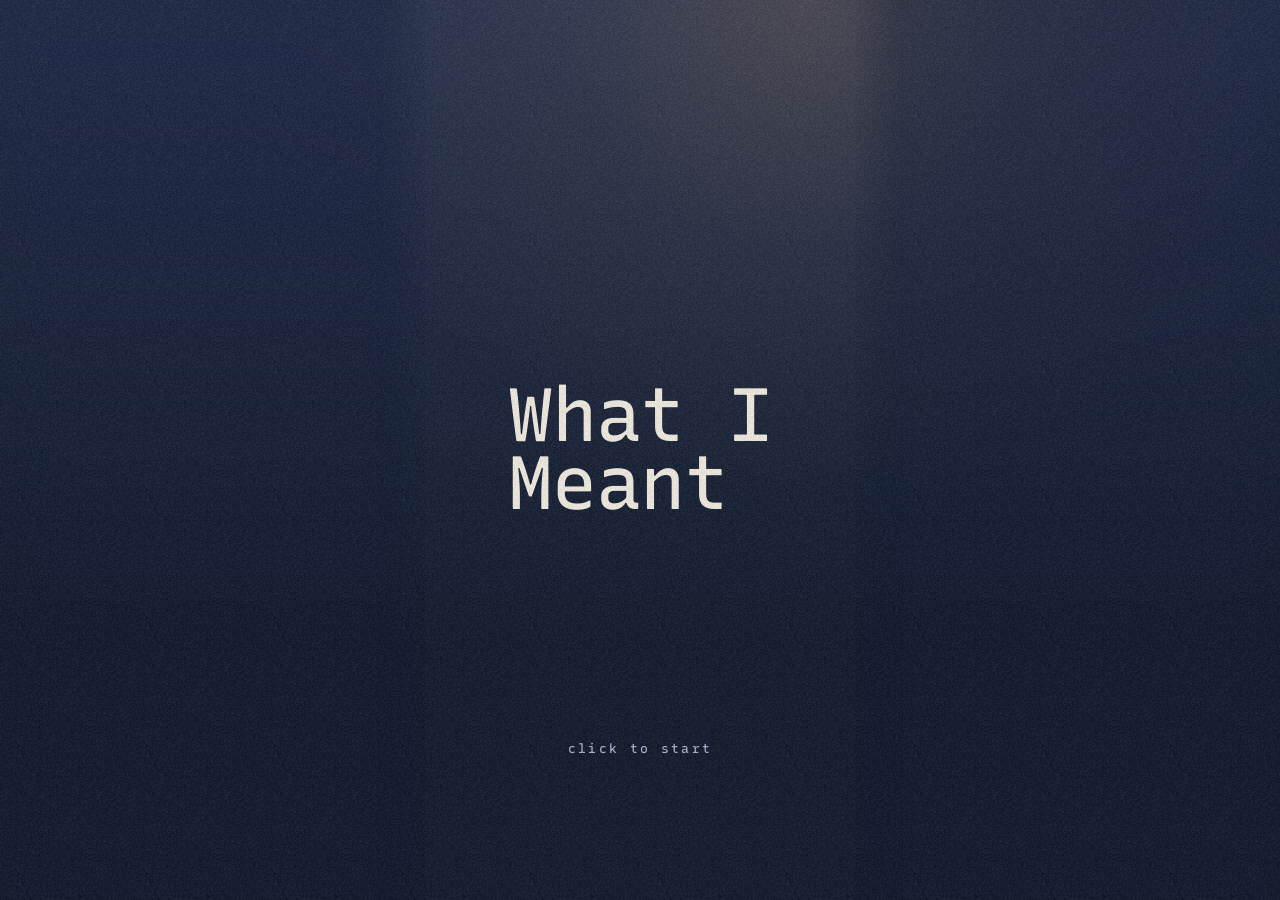
<file: site/index.html>
<!doctype html>
<html lang="en">
  <head>
    <meta charset="utf-8">
    <meta name="viewport" content="width=device-width, initial-scale=1, viewport-fit=cover">
    <title>What I Meant</title>
    <meta name="description" content="Interactive stories.">
    <meta name="theme-color" content="#121a2c">

    <!-- Link previews (messages, social apps). -->
    <meta property="og:type" content="website">
    <meta property="og:title" content="What I Meant">
    <meta property="og:description" content="Interactive stories.">
    <meta property="og:url" content="https://dovjonikas.github.io/what-i-meant/">
    <meta property="og:image" content="https://dovjonikas.github.io/what-i-meant/assets/og.png">
    <meta name="twitter:card" content="summary_large_image">

    <!-- Home screen: the app manifest, and the tags iPhone reads instead. -->
    <link rel="manifest" href="manifest.webmanifest">
    <meta name="mobile-web-app-capable" content="yes">
    <meta name="apple-mobile-web-app-capable" content="yes">
    <meta name="apple-mobile-web-app-title" content="What I Meant">
    <meta name="apple-mobile-web-app-status-bar-style" content="black-translucent">
    <link rel="icon" type="image/png" sizes="32x32" href="assets/icon-32.png">
    <link rel="apple-touch-icon" href="assets/icon-180.png">

    <link rel="preconnect" href="https://fonts.googleapis.com">
    <link rel="preconnect" href="https://fonts.gstatic.com" crossorigin>
    <link rel="stylesheet" href="https://fonts.googleapis.com/css2?family=Recursive:slnt,wght,CASL,CRSV,MONO@-15..0,300..1000,0..1,0..1,0..1&display=swap">
    <link rel="stylesheet" href="css/menu.css">
    <link rel="stylesheet" href="css/install.css">
    <script type="module" src="js/main.js"></script>
  </head>
  <body class="is-gate">
    <div class="lamp" aria-hidden="true"></div>
    <!-- Frosted glass beside the phone-wide column on bigger screens (see css/menu.css). -->
    <div class="glass" aria-hidden="true"></div>

    <!-- Header, cards and dots stay inert until the start tap; js/main.js lifts it. -->
    <header class="bar" inert>
      <p class="kicker">Interactive stories</p>
      <button class="sound" type="button" aria-pressed="true" aria-label="Sound">
        <svg viewBox="0 0 24 24" fill="none" stroke="currentColor" stroke-width="1.6"
             stroke-linecap="round" stroke-linejoin="round" aria-hidden="true">
          <path d="M4 9.5h3.2L12 5.5v13l-4.8-4H4z" />
          <path class="waves" d="M15.5 9a4.2 4.2 0 0 1 0 6M18 6.5a7.8 7.8 0 0 1 0 11" />
          <path class="cross" d="M16 9.5l5 5M21 9.5l-5 5" />
        </svg>
      </button>
    </header>

    <main class="menu">
      <div class="title-wrap">
        <h1 class="title">What I Meant</h1>
      </div>
      <!-- Filled from js/stories.js by js/shelf.js. -->
      <ul class="shelf" aria-label="Stories" inert></ul>
      <nav class="dots" aria-label="Stories" inert></nav>
    </main>

    <button class="gate" type="button">
      <span class="gate-hint">tap to start</span>
    </button>

    <noscript><p class="noscript">This page needs JavaScript.</p></noscript>
  </body>
</html>
</file>
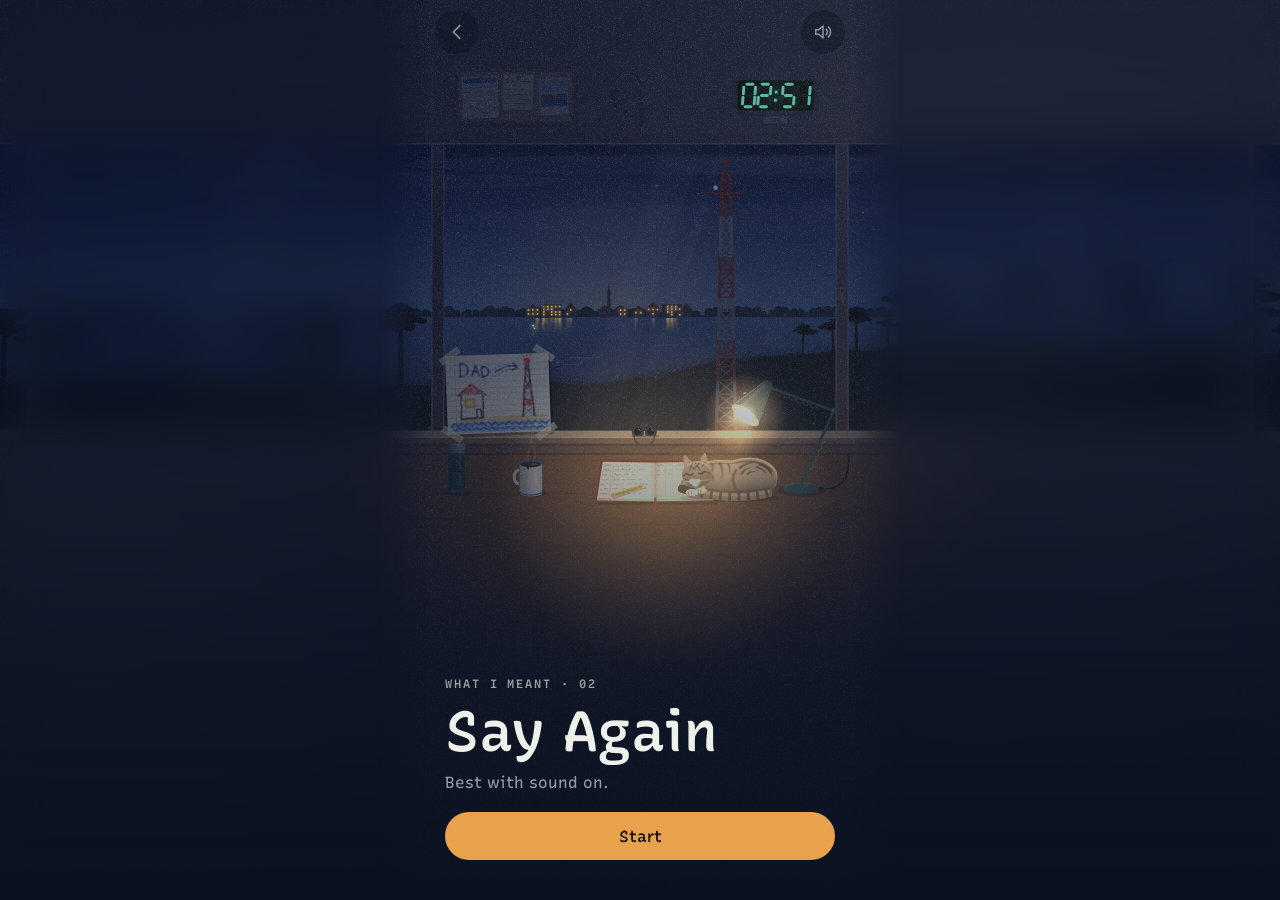
<file: site/stories/say-again/index.html>
<!doctype html>
<!-- The second story, "Say Again". js/main.js starts it; the folder's README.md maps the
     files. The radio console, the chart, the notes and the words all live here; the
     picture is one canvas (js/stage.js) painted by js/art.js. -->
<html lang="en">
  <head>
    <meta charset="utf-8">
    <meta name="viewport" content="width=device-width, initial-scale=1, viewport-fit=cover">
    <title>Say Again · What I Meant</title>
    <meta name="description" content="Four night shifts on a coast radio. Someone on channel 16 only clicks.">
    <meta name="theme-color" content="#0a1220">
    <meta property="og:type" content="website">
    <meta property="og:title" content="Say Again">
    <meta property="og:description" content="A story from What I Meant.">
    <meta property="og:url" content="https://dovjonikas.github.io/what-i-meant/stories/say-again/">
    <meta property="og:image" content="https://dovjonikas.github.io/what-i-meant/stories/say-again/cover.jpg">
    <meta name="twitter:card" content="summary_large_image">
    <link rel="manifest" href="../../manifest.webmanifest">
    <meta name="apple-mobile-web-app-capable" content="yes">
    <meta name="apple-mobile-web-app-title" content="What I Meant">
    <meta name="apple-mobile-web-app-status-bar-style" content="black-translucent">
    <link rel="icon" type="image/png" sizes="32x32" href="../../assets/icon-32.png">
    <link rel="apple-touch-icon" href="../../assets/icon-180.png">
    <link rel="preconnect" href="https://fonts.googleapis.com">
    <link rel="preconnect" href="https://fonts.gstatic.com" crossorigin>
    <link rel="stylesheet" href="https://fonts.googleapis.com/css2?family=Recursive:slnt,wght,CASL,CRSV,MONO@-15..0,300..1000,0..1,0..1,0..1&display=swap">
    <link rel="stylesheet" href="css/story.css">
    <link rel="stylesheet" href="../../css/install.css">
    <script type="module" src="js/main.js"></script>
  </head>
  <body class="is-gate">
    <canvas id="stage" aria-hidden="true"></canvas>
    <!-- Frosted glass beside the phone-wide column on bigger screens, as on the menu. -->
    <div class="glass" aria-hidden="true"></div>

    <main class="column">
      <header class="bar">
        <a class="back" href="../../" aria-label="Back to the stories">
          <svg viewBox="0 0 24 24" aria-hidden="true"><path d="M15 5l-7 7 7 7" fill="none" stroke="currentColor" stroke-width="1.8" stroke-linecap="round" stroke-linejoin="round"/></svg>
        </a>
        <button class="sound" type="button" aria-pressed="true" aria-label="Sound">
          <svg viewBox="0 0 24 24" fill="none" stroke="currentColor" stroke-width="1.6" stroke-linecap="round" stroke-linejoin="round" aria-hidden="true">
            <path d="M4 9.5h3.2L12 5.5v13l-4.8-4H4z" />
            <path class="waves" d="M15.5 9a4.2 4.2 0 0 1 0 6M18 6.5a7.8 7.8 0 0 1 0 11" />
            <path class="cross" d="M16 9.5l5 5M21 9.5l-5 5" />
          </svg>
        </button>
      </header>

      <!-- The radio on the desk (js/console.js). -->
      <section class="console" aria-label="Radio">
        <div class="c-top">
          <div class="c-ch" aria-live="polite"><span class="c-ch-label">CH</span><span class="c-ch-num">16</span><span class="c-ch-want"></span></div>
          <button class="c-16" type="button" aria-label="Channel 16">16</button>
          <span class="c-lamp c-rx" aria-hidden="true"><i></i>RX</span>
          <span class="c-lamp c-tx" aria-hidden="true"><i></i>TX</span>
          <div class="c-df" aria-label="Direction finder"><span>DF</span><b class="c-df-val">---</b></div>
          <button class="c-notes" type="button" aria-label="Notes" hidden><span class="c-notes-n">0</span></button>
        </div>
        <div class="c-screen" aria-live="polite">
          <ol class="c-log"></ol>
          <div class="c-panel" hidden></div>
          <div class="c-choices"></div>
        </div>
        <div class="c-controls">
          <div class="c-knob" role="slider" tabindex="0" aria-label="Channel knob" aria-valuemin="1" aria-valuemax="88" aria-valuenow="16">
            <div class="c-knob-cap"></div>
          </div>
          <p class="c-hint"></p>
          <button class="c-ptt" type="button" aria-label="Push to talk">
            <svg class="c-ptt-ring" viewBox="0 0 40 40" aria-hidden="true"><circle cx="20" cy="20" r="18" pathLength="100" /></svg>
            <span class="c-ptt-talk">HOLD<br>TO TALK</span>
            <span class="c-ptt-key">KEY</span>
          </button>
        </div>
      </section>

      <!-- Words under the picture when the story is away from the radio (js/ui.js). -->
      <div class="words" hidden>
        <p class="words-line"></p>
        <div class="words-picks"></div>
        <button class="hand-ptt" type="button" hidden>
          <svg viewBox="0 0 40 40" aria-hidden="true"><circle cx="20" cy="20" r="18" pathLength="100" /></svg>
          <span class="hand-hint"></span>
        </button>
      </div>
    </main>

    <!-- A quiet "tap" after a line or a note has waited (js/ui.js); above the note and the words. -->
    <p class="words-go">tap to go on</p>

    <!-- The chart of the bay (js/chart.js). -->
    <div class="chart" hidden>
      <p class="chart-say"></p>
      <canvas aria-label="Chart of the bay"></canvas>
      <button class="chart-help btn is-quiet" type="button" hidden>Lay it for me</button>
    </div>

    <!-- Everything learned so far, on sticky notes (js/notes.js). -->
    <div class="notes" hidden>
      <div class="notes-sheet">
        <p class="notes-title">What you know</p>
        <ul class="notes-list"></ul>
        <button class="notes-close btn is-quiet" type="button">Back to the radio</button>
      </div>
    </div>

    <!-- A note left at home (js/ui.js). -->
    <div class="paper" hidden><p class="paper-text"></p></div>

    <!-- Night cards and the end (js/ui.js). -->
    <div class="card" hidden></div>

    <!-- The decoder and the key, copied into the screen when needed (js/console.js). -->
    <template id="tpl-decode">
      <p class="d-head">DECODE</p>
      <div class="d-word"></div>
      <p class="d-big"></p>
      <p class="d-tip"></p>
      <div class="d-pick"></div>
    </template>
    <template id="tpl-key">
      <p class="d-head">SEND</p>
      <div class="k-row"></div>
      <p class="k-tip"></p>
    </template>

    <!-- The start screen. Sound can only start from a tap. -->
    <div class="gate">
      <p class="gate-kicker">What I Meant · 02</p>
      <h1 class="gate-title">Say Again</h1>
      <p class="gate-note">Best with sound on.</p>
      <label class="gate-fast" hidden><input type="checkbox"> Fast text, for a second time through</label>
      <div class="gate-actions">
        <button class="btn gate-start" type="button">Start</button>
        <button class="btn is-quiet gate-over" type="button" hidden>Start over</button>
      </div>
    </div>

    <noscript><p class="noscript">This story needs JavaScript.</p></noscript>
  </body>
</html>
</file>
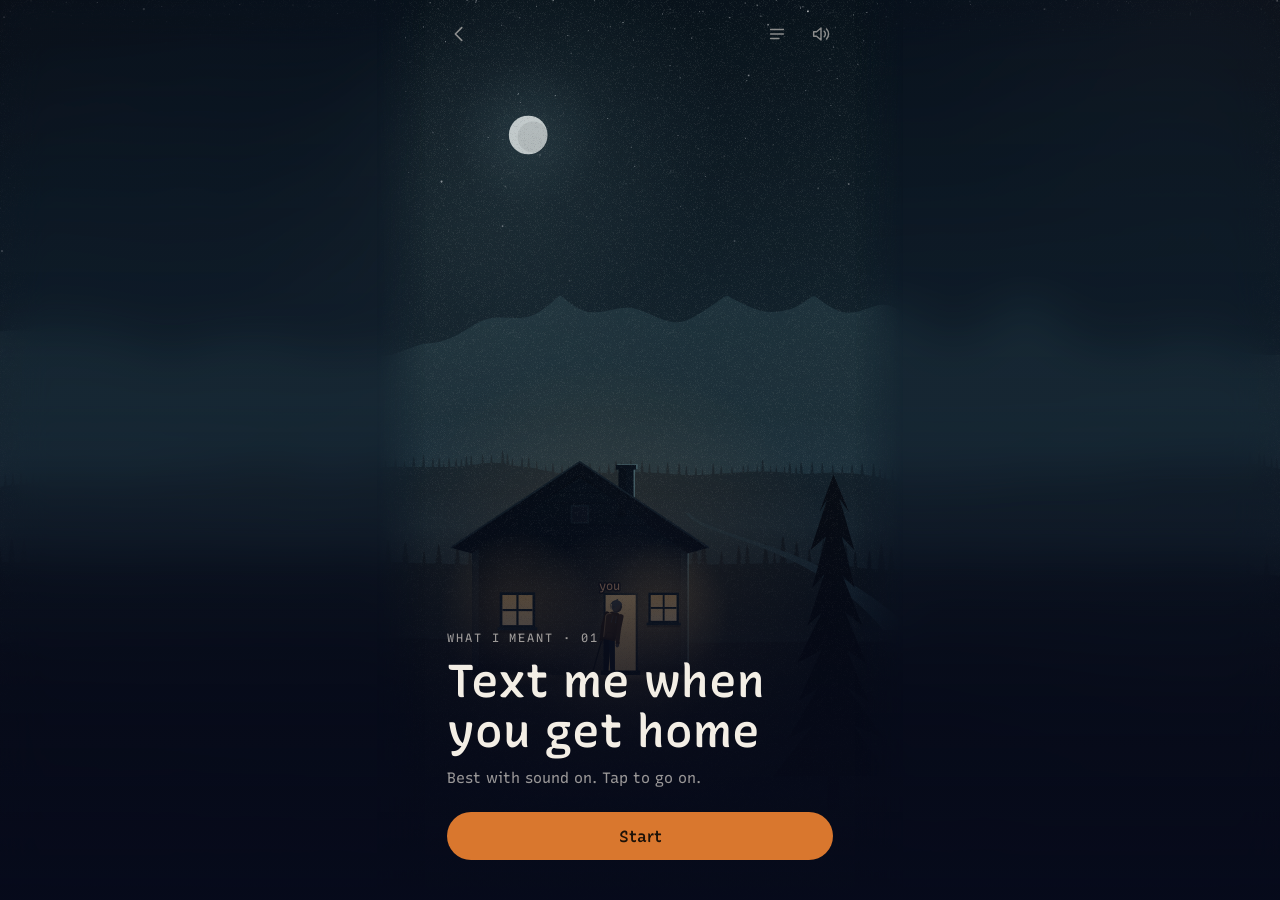
<file: site/stories/text-me/index.html>
<!doctype html>
<!-- The first story, "Text me when you get home". js/main.js starts it; the folder's
     README.md maps the files. -->
<html lang="en">
  <head>
    <meta charset="utf-8">
    <meta name="viewport" content="width=device-width, initial-scale=1, viewport-fit=cover">
    <title>Text me when you get home · What I Meant</title>
    <meta name="description" content="A life, while you wait for one text.">
    <meta name="theme-color" content="#070b1c">
    <meta property="og:type" content="website">
    <meta property="og:title" content="Text me when you get home">
    <meta property="og:description" content="A story from What I Meant.">
    <meta property="og:url" content="https://dovjonikas.github.io/what-i-meant/stories/text-me/">
    <meta property="og:image" content="https://dovjonikas.github.io/what-i-meant/stories/text-me/cover.jpg">
    <meta name="twitter:card" content="summary_large_image">
    <link rel="manifest" href="../../manifest.webmanifest">
    <meta name="apple-mobile-web-app-capable" content="yes">
    <meta name="apple-mobile-web-app-title" content="What I Meant">
    <meta name="apple-mobile-web-app-status-bar-style" content="black-translucent">
    <link rel="icon" type="image/png" sizes="32x32" href="../../assets/icon-32.png">
    <link rel="apple-touch-icon" href="../../assets/icon-180.png">
    <link rel="preconnect" href="https://fonts.googleapis.com">
    <link rel="preconnect" href="https://fonts.gstatic.com" crossorigin>
    <link rel="stylesheet" href="https://fonts.googleapis.com/css2?family=Recursive:slnt,wght,CASL,CRSV,MONO@-15..0,300..1000,0..1,0..1,0..1&display=swap">
    <link rel="stylesheet" href="css/story.css">
    <link rel="stylesheet" href="../../css/install.css">
    <script type="module" src="js/main.js"></script>
  </head>
  <body class="is-gate">
    <!-- The picture: painted scenes (js/stage.js), then the life lines over them. -->
    <div id="stage" aria-hidden="true"></div>
    <canvas id="lines" aria-hidden="true"></canvas>
    <div class="scrim" aria-hidden="true"></div>
    <!-- Frosted glass beside the phone-wide column on bigger screens, as on the menu. -->
    <div class="glass" aria-hidden="true"></div>

    <!-- Everything you read and tap lives in the phone-wide column. -->
    <main class="column">
      <header class="bar">
        <a class="back" href="../../" aria-label="Back to the stories">
          <svg viewBox="0 0 24 24" aria-hidden="true"><path d="M15 5l-7 7 7 7" fill="none" stroke="currentColor" stroke-width="1.8" stroke-linecap="round" stroke-linejoin="round"/></svg>
        </a>
        <div class="bar-end">
        <button class="history-open" type="button" aria-label="Earlier lines">
          <svg viewBox="0 0 24 24" fill="none" stroke="currentColor" stroke-width="1.6" stroke-linecap="round" aria-hidden="true">
            <path d="M5 7h14M5 12h14M5 17h9" />
          </svg>
        </button>
        <button class="sound" type="button" aria-pressed="true" aria-label="Sound">
          <svg viewBox="0 0 24 24" fill="none" stroke="currentColor" stroke-width="1.6" stroke-linecap="round" stroke-linejoin="round" aria-hidden="true">
            <path d="M4 9.5h3.2L12 5.5v13l-4.8-4H4z" />
            <path class="waves" d="M15.5 9a4.2 4.2 0 0 1 0 6M18 6.5a7.8 7.8 0 0 1 0 11" />
            <path class="cross" d="M16 9.5l5 5M21 9.5l-5 5" />
          </svg>
        </button>
        </div>
      </header>
    </main>

    <!-- Chapter names, the title and the ending (js/ui.js fills it). -->
    <div class="card" hidden></div>

    <!-- The start screen. Sound can only start from a tap. -->
    <div class="gate">
      <p class="gate-kicker">What I Meant · 01</p>
      <h1 class="gate-title">Text me when you get home</h1>
      <p class="gate-note">Best with sound on. Tap to go on.</p>
      <div class="gate-actions">
        <button class="btn gate-start" type="button">Start</button>
        <button class="btn is-quiet gate-over" type="button" hidden>Start over</button>
      </div>
    </div>

    <noscript><p class="noscript">This story needs JavaScript.</p></noscript>
  </body>
</html>
</file>
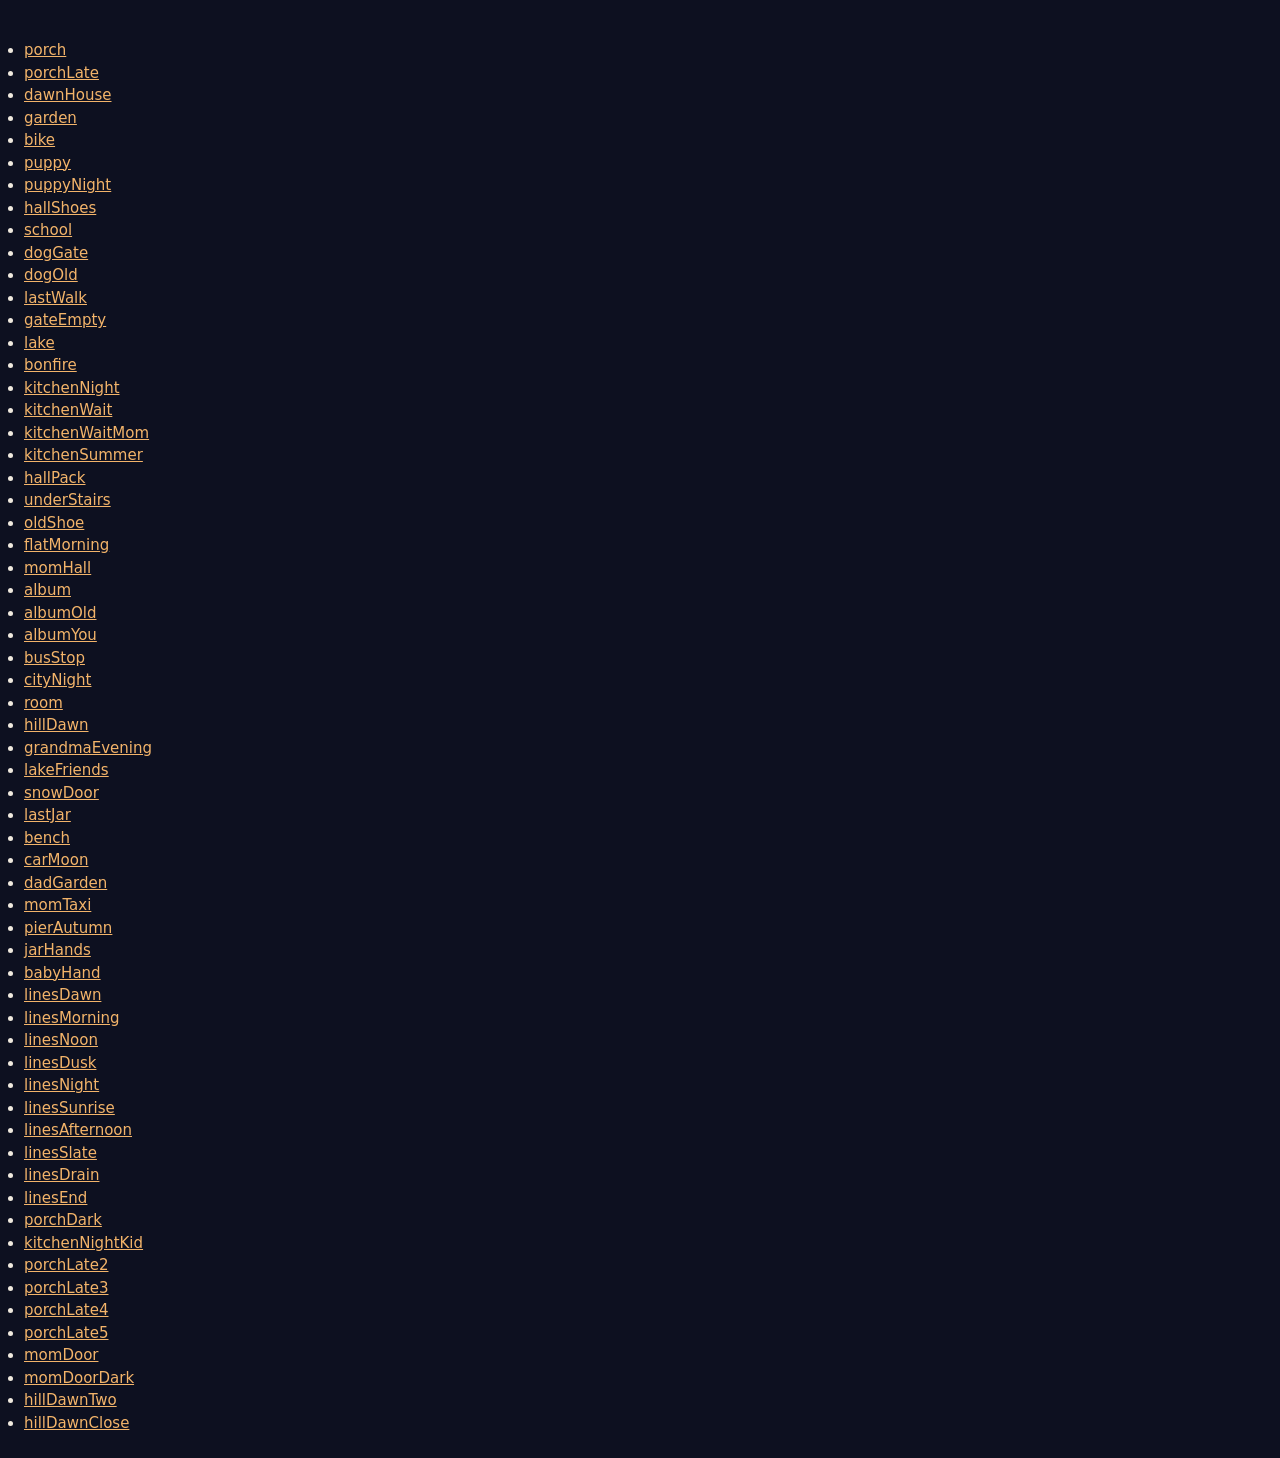
<file: site/stories/text-me/scenes.html>
<!doctype html>
<!-- scenes.html: a work page for the art, not part of the story. It paints one scene from
     js/scenes.js full screen, with its moving effects, so the art can be checked and tuned
     without playing to that point. Open scenes.html?s=porch; with no ?s= it lists them all;
     scenes.html?check lists every prop that reaches past the column or is out of
     scale with the people next to it (see js/check.js); ?p=0.5 puts people with a
     track halfway along it. -->
<html lang="en">
  <head>
    <meta charset="utf-8">
    <meta name="viewport" content="width=device-width, initial-scale=1, viewport-fit=cover">
    <title>Scenes</title>
    <style>
      html, body { margin: 0; height: 100%; background: #0d1020; color: #efe9de; font: 15px/1.5 system-ui, sans-serif; }
      #stage { position: fixed; inset: 0; overflow: hidden; }
      #stage canvas { position: absolute; top: 0; left: 0; }
      ul { padding: 24px; }
      a { color: #f3b46a; }
    </style>
  </head>
  <body>
    <div id="stage"></div>
    <script type="module">
      import { SCENES } from './js/scenes.js';
      import { Stage } from './js/stage.js';

      const query = new URLSearchParams(location.search);
      const id = query.get('s');
      if (query.has('check')) {
        const { checkScenes, checkScales } = await import('./js/check.js');
        const problems = [...checkScenes(new Stage(document.getElementById('stage')).view()), ...checkScales()];
        const report = problems.length ? problems.join('\n') : 'clean';
        document.body.insertAdjacentHTML('beforeend', `<pre id="report">${report}</pre>`);
      } else if (!id) {
        document.body.insertAdjacentHTML('beforeend',
          `<ul>${Object.keys(SCENES).map((k) => `<li><a href="?s=${k}">${k}</a></li>`).join('')}</ul>`);
      } else {
        const stage = new Stage(document.getElementById('stage'));
        stage.show(id, { instant: true });
        // ?p=0.5 shows people with a track halfway along it, as if the player held halfway.
        stage.progress = Number(query.get('p') ?? 0);
      }
    </script>
  </body>
</html>
</file>
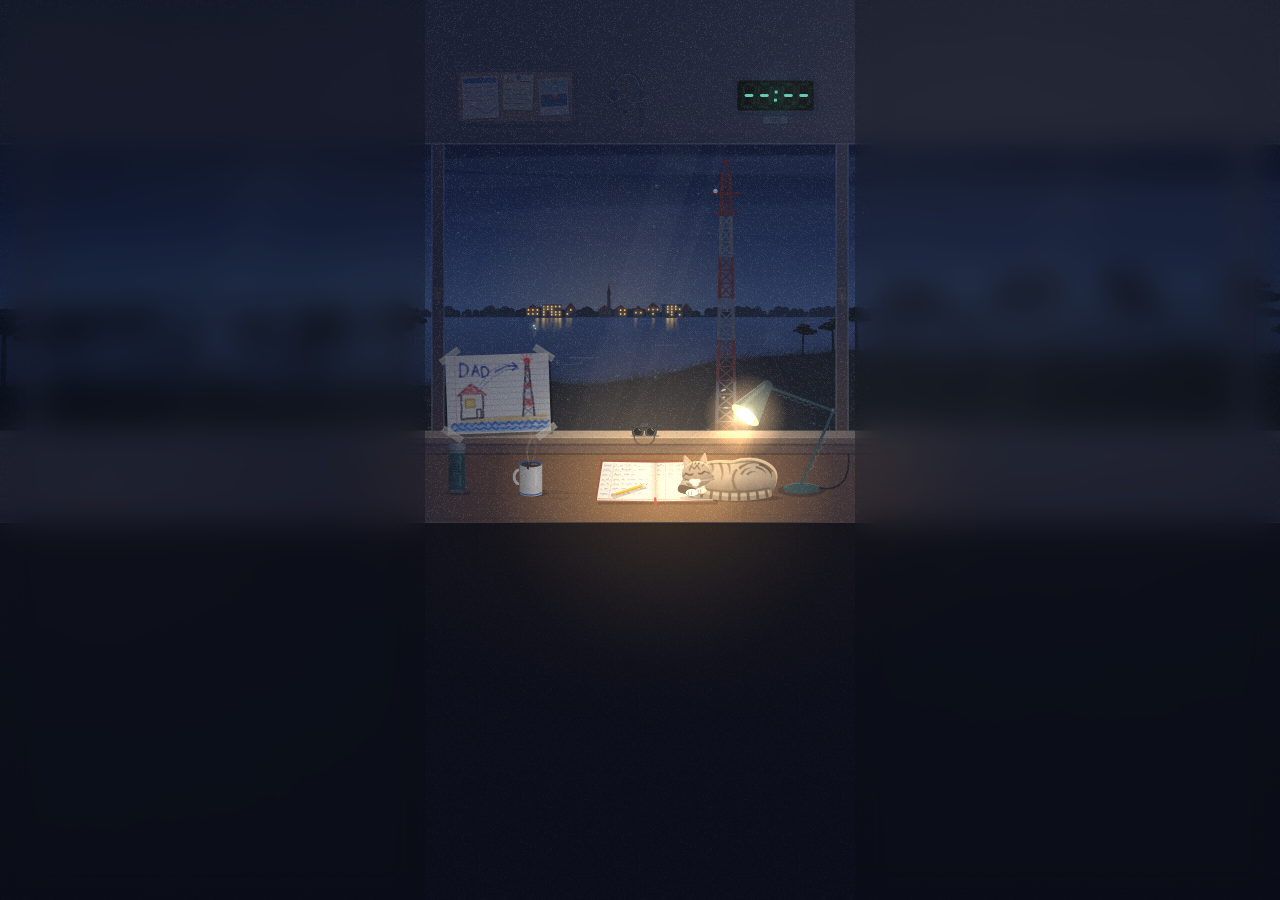
<file: site/stories/say-again/dev/art.html>
<!doctype html>
<html lang="en">
<head>
<meta charset="utf-8">
<meta name="viewport" content="width=device-width, initial-scale=1, viewport-fit=cover">
<title>Say Again: art work page</title>
<!--
  art.html: a work page for the pictures (js/art/art.js), not linked from the story.
  ?scene=room&mood=storm&t=3&kid=1&town=0.2 shows one scene full screen at this size,
  animated (t sets where the clock starts; add still=1 to hold it there). Other fields:
  lamp, flash, clock, night, p, hand, deer, tow, rx=1, cat=0, and poke=deer,fawn,cat
  (with ago=seconds) to see a tap's reaction. In the room scene the radio console's place
  (y > 0.58 h) is a see-through dark box. hits=1 outlines the tap areas. ?check paints
  every scene and look at several screen sizes and lists anything important outside the
  column, under the buttons or over the console, with the time a frame takes.
-->
<style>
  html, body { margin: 0; height: 100%; background: #0a0d16; overflow: hidden; }
  canvas { position: fixed; inset: 0; width: 100vw; height: 100vh; display: block; }
  .console { position: fixed; left: 0; right: 0; bottom: 0; background: rgb(8 10 18 / 0.72); border-top: 1px solid rgb(255 255 255 / 0.15); }
  .side { position: fixed; top: 0; bottom: 0; backdrop-filter: blur(16px) saturate(0.9); -webkit-backdrop-filter: blur(16px); background: rgb(10 12 20 / 0.25); }
  .buttons { position: fixed; left: 0; right: 0; top: 0; height: 56px; border-bottom: 1px dashed rgb(255 255 255 / 0.25); }
  pre { position: fixed; inset: 0; margin: 0; padding: 16px; overflow: auto; color: #d8e0f0; font: 12px/1.5 ui-monospace, Consolas, monospace; background: #0a0d16; white-space: pre-wrap; }
</style>
</head>
<body>
<canvas id="c"></canvas>
<script type="module">
import { paint, marks, clearLayers } from '../js/art/art.js';

const q = new URLSearchParams(location.search);
const num = (k, d) => (q.has(k) ? Number(q.get(k)) : d);

function viewFor(w, h) {
  const colW = Math.min(w, 430);
  return { w, h, colW, colX: (w - colW) / 2 };
}

function stateFromQuery() {
  const s = {};
  for (const k of ['mood', 'clock']) if (q.has(k)) s[k] = q.get(k);
  for (const k of ['lamp', 'flash', 'town', 'kid', 'night', 'p', 'hand', 'deer', 'tow']) if (q.has(k)) s[k] = Number(q.get(k));
  if (q.has('rx')) s.rx = q.get('rx') !== '0';
  if (q.get('cat') === '0') s.cat = false;
  // poke=deer,fawn,cat taps them `ago` seconds before t (default 0.8 s), to see the reaction.
  if (q.has('poke')) {
    const at = num('t', 0) - num('ago', 0.8);
    s.poked = Object.fromEntries(q.get('poke').split(',').map((name) => [name, at]));
  }
  return s;
}


function show() {
  const canvas = document.getElementById('c');
  const ctx = canvas.getContext('2d');
  const scene = q.get('scene') ?? 'room';
  const s = stateFromQuery();
  const t0 = num('t', 0);
  const start = performance.now();
  let view = null;
  const size = () => {
    const dpr = Math.min(window.devicePixelRatio || 1, 3);
    view = viewFor(document.documentElement.clientWidth, window.innerHeight);
    canvas.width = Math.round(view.w * dpr);
    canvas.height = Math.round(view.h * dpr);
    ctx.setTransform(dpr, 0, 0, dpr, 0, 0);
  };
  size();
  addEventListener('resize', size);
  if (scene === 'room' && !q.has('noconsole')) {
    const box = document.createElement('div');
    box.className = 'console';
    box.style.top = `${Math.round(window.innerHeight * 0.58)}px`;
    document.body.append(box);
  }
  if (q.has('frame')) {
    const top = document.createElement('div');
    top.className = 'buttons';
    document.body.append(top);
  }
  if (view.w > view.colW) {
    for (const side of ['left', 'right']) {
      const d = document.createElement('div');
      d.className = 'side';
      d.style[side] = '0';
      d.style.width = `${view.colX}px`;
      document.body.append(d);
    }
  }
  const frame = () => {
    const t = q.has('still') ? t0 : t0 + (performance.now() - start) / 1000;
    ctx.clearRect(0, 0, view.w, view.h);
    const hits = paint(ctx, view, scene, t, s);
    if (q.has('hits')) outline(ctx, hits);
    window.__hits = hits;
    window.__frames = (window.__frames ?? 0) + 1;
    requestAnimationFrame(frame);
  };
  frame();
}

function outline(ctx, hits) {
  ctx.strokeStyle = '#ff0';
  ctx.lineWidth = 1;
  for (const a of Object.values(hits ?? {})) {
    ctx.beginPath();
    if (a.r) ctx.arc(a.x, a.y, a.r, 0, Math.PI * 2);
    else ctx.rect(a.x, a.y, a.w, a.h);
    ctx.stroke();
  }
}

// Every scene and look the story uses, with the states that show the most.
const CASES = [
  ...['calm', 'fog', 'clear', 'storm', 'evening'].map((mood) => ['room', { mood, clock: '03:12', lamp: 1, town: 0.7, kid: 1, flash: mood === 'storm' ? 0.8 : 0 }]),
  ...[1, 2, 3, 4].map((night) => ['drive', { night, p: 0 }]),
  ...[1, 2, 3, 4].map((night) => ['drive', { night, p: 1 }]),
  ...[1, 2, 3].map((night) => ['home', { night }]),
  ['stairs', { p: 0 }], ['stairs', { p: 1 }],
  ['kitchen', { hand: 0 }], ['kitchen', { hand: 1 }],
  ['drawing', {}],
  // The living things: deer in, a tap on each, the tow in the fog, the flash in the storm.
  ['room', { mood: 'calm', lamp: 1, poked: { deer: 15.5, cat: 15.5 } }, 16],
  ['room', { mood: 'clear', lamp: 1, deer: 2, rx: true, poked: { fawn: 15.8 } }, 16],
  ['room', { mood: 'evening', lamp: 0.3 }, 14],
  ['room', { mood: 'storm', flash: 1, deer: 2 }, 6],
  ['room', { mood: 'fog', tow: 0 }, 2],
  ['room', { mood: 'fog', tow: 1 }, 2],
];
const SIZES = [[390, 844], [360, 640], [375, 667], [430, 932], [1440, 900], [1280, 720], [768, 1024]];

function inside(m, v) {
  const e = 0.5;
  const out = [];
  if (m.x < v.colX - e) out.push(`left by ${(v.colX - m.x).toFixed(1)}`);
  if (m.x + m.w > v.colX + v.colW + e) out.push(`right by ${(m.x + m.w - v.colX - v.colW).toFixed(1)}`);
  if (m.y < -e) out.push(`above the frame by ${(-m.y).toFixed(1)}`);
  if (m.y + m.h > v.h + e) out.push(`below the frame by ${(m.y + m.h - v.h).toFixed(1)}`);
  if (m.rule === 'room') {
    if (m.y < 60 - e) out.push(`under the buttons by ${(60 - m.y).toFixed(1)}`);
    if (m.y + m.h > v.h * 0.56 + e) out.push(`into the console by ${(m.y + m.h - v.h * 0.56).toFixed(1)}`);
  }
  if (m.rule === 'high') {
    if (m.y < 56 - e) out.push(`under the buttons by ${(56 - m.y).toFixed(1)}`);
    if (m.y + m.h > v.h * 0.82 + e) out.push(`into the text by ${(m.y + m.h - v.h * 0.82).toFixed(1)}`);
  }
  return out;
}

async function runCheck() {
  const pre = document.createElement('pre');
  document.body.append(pre);
  const lines = [];
  let problems = 0;
  let slowest = 0;
  for (const [w, h] of SIZES) {
    const v = viewFor(w, h);
    const canvas = document.createElement('canvas');
    canvas.width = w * 2;
    canvas.height = h * 2;
    const ctx = canvas.getContext('2d');
    ctx.setTransform(2, 0, 0, 2, 0, 0);
    for (const [scene, s, at = 1.3] of CASES) {
      clearLayers();
      marks.on = true;
      marks.list = [];
      paint(ctx, v, scene, at, s);
      marks.on = false;
      const seen = new Set();
      for (const m of marks.list) {
        const bad = inside(m, v);
        const key = `${m.name}|${bad.join()}`;
        if (bad.length && !seen.has(key)) {
          seen.add(key);
          problems += 1;
          lines.push(`${w}x${h} ${scene} ${JSON.stringify(s)}: ${m.name} ${bad.join(', ')}`);
        }
      }
      // Time warm frames: the cached layers are painted and the code has run a few times.
      for (let i = 0; i < 5; i++) paint(ctx, v, scene, at - 0.2 + i * 0.05, s);
      ctx.getImageData(0, 0, 1, 1);
      const t0 = performance.now();
      const n = 20;
      for (let i = 0; i < n; i++) paint(ctx, v, scene, at + i * 0.05, s);
      ctx.getImageData(0, 0, 1, 1);
      const ms = (performance.now() - t0) / n;
      if (w === 390) lines.push(`time ${scene} ${JSON.stringify(s)} ${ms.toFixed(2)} ms, ${marks.list.length} marks`);
      slowest = Math.max(slowest, ms);
      await new Promise((r) => setTimeout(r, 0));
    }
  }
  lines.unshift(`${problems} problem(s); slowest warm frame ${slowest.toFixed(2)} ms`);
  pre.textContent = lines.join('\n');
  window.__check = { problems, slowest, lines };
}
// Start last, once every helper and list above exists.
if (q.has('check')) runCheck();
else show();
</script>
</body>
</html>
</file>
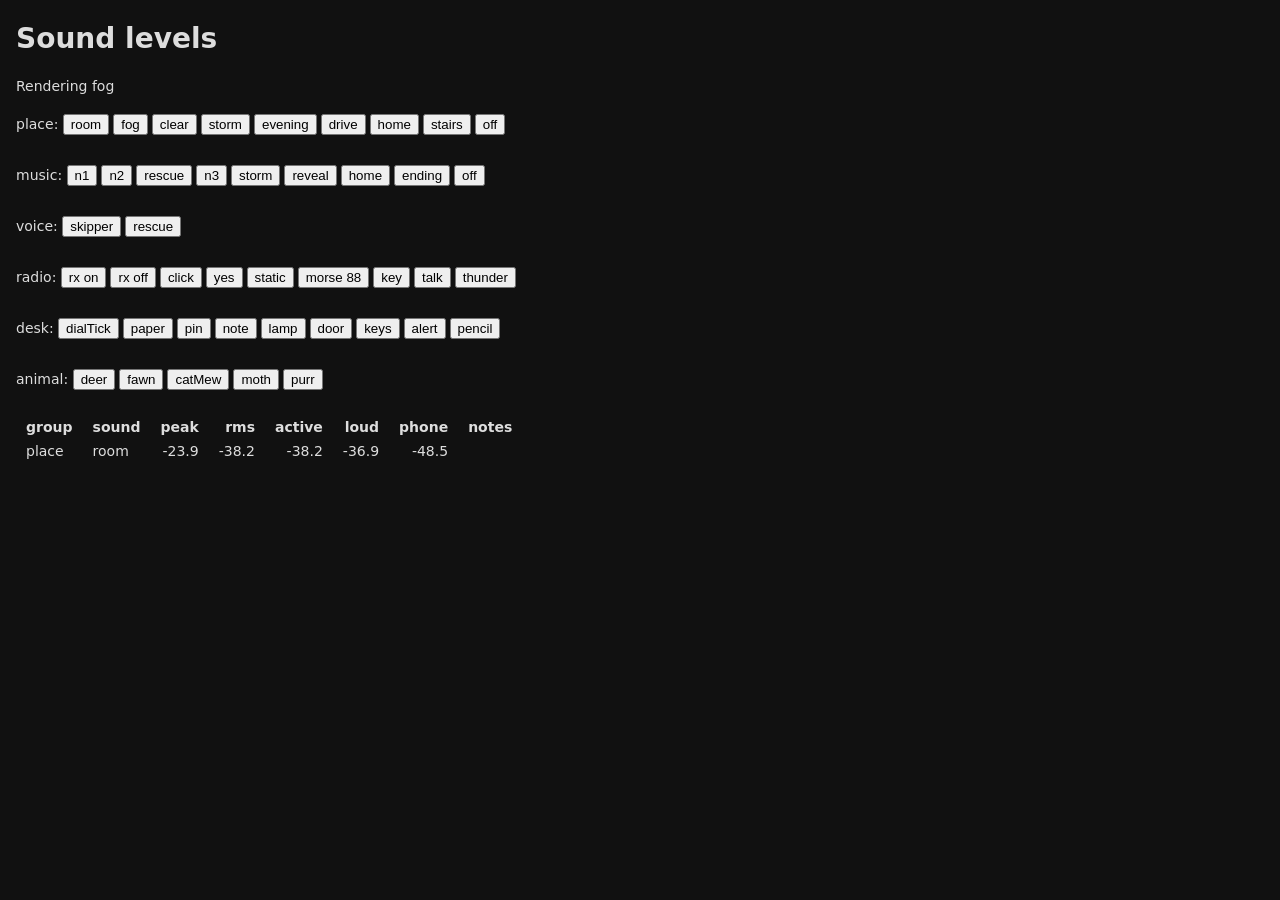
<file: site/stories/say-again/dev/audio-test.html>
<!doctype html>
<!-- audio-test.html: renders every sound and every music act of Say Again offline and
     prints peak and RMS levels, so levels can be checked without listening. Not linked from
     the game; open it by address. ?live also runs a live check that sounds started and
     stopped many times do not pile up. -->
<html lang="en">
  <head>
    <meta charset="utf-8" />
    <meta name="viewport" content="width=device-width, initial-scale=1" />
    <title>Say Again sound levels</title>
    <link rel="icon" href="data:," />
    <style>
      body { margin: 16px; background: #111; color: #ddd; font: 14px/1.4 system-ui, sans-serif; }
      table { border-collapse: collapse; }
      th, td { padding: 2px 10px; text-align: right; }
      th:first-child, td:first-child, td:nth-child(2) { text-align: left; }
      tr.warn td { color: #f99; }
      button { margin: 4px 4px 12px 0; }
    </style>
  </head>
  <body>
    <h1>Sound levels</h1>
    <p id="status">Rendering</p>
    <div id="listen"></div>
    <table id="levels"></table>
    <script type="module" src="audio-test.js"></script>
  </body>
</html>
</file>
<file: site/css/menu.css>
/* menu.css: styles for the story menu (site/index.html).
   The page is laid out for a phone at every screen size: on a computer it is a phone-wide
   column in the middle, and the screen on both sides is frosted glass (.glass).
   Order: tokens, page and backdrop, header, title, cards, dots, start screen, page states,
   the side glass, reduced motion. The page states are classes on <body>, set by js/main.js. */

:root {
  /* Colours: a blue-hour night with one warm lamp. */
  --ink: #121a2c;
  --dusk: #26314e;
  --haze: #56658f;
  --fog: #a7b1cf;
  --paper: #efe9de;
  --lamp: #f3b46a;

  /* Recursive font axes. Every preset lists the same axes in the same order, which is what
     lets the browser animate from one to another. */
  --typed: "MONO" 1, "CASL" 0, "wght" 420, "slnt" 0, "CRSV" 0;
  --said: "MONO" 0, "CASL" 1, "wght" 820, "slnt" 0, "CRSV" 0;
  --nudged: "MONO" 0, "CASL" 1, "wght" 1000, "slnt" -11, "CRSV" 0;
  --label: "MONO" 1, "CASL" 0, "wght" 450, "slnt" 0, "CRSV" 0;
  --name: "MONO" 0, "CASL" 1, "wght" 640, "slnt" 0, "CRSV" 0;

  --ease-out: cubic-bezier(0.23, 1, 0.32, 1);

  --gutter: 20px;
  --app-w: min(100vw, 430px); /* the phone-wide column everything is laid out in */
  --card-w: calc(var(--app-w) * 0.7);
  --card-gap: 14px;
  --radius: 18px;
  --lamp-size: 110vmax;

  color-scheme: dark;
}

*,
*::before,
*::after {
  box-sizing: border-box;
}

/* The page colour lives on html only: a background on body would paint over the fixed
   backdrop layers below, which sit behind the page content. */
html {
  background: var(--ink);
}

body {
  margin: 0;
  min-height: 100vh;
  min-height: 100svh;
  display: flex;
  flex-direction: column;
  color: var(--paper);
  font-family: "Recursive", ui-sans-serif, system-ui, sans-serif;
  font-weight: 400;
  font-variation-settings: var(--label);
  -webkit-font-smoothing: antialiased;
  -webkit-text-size-adjust: 100%;
  overflow-x: hidden;
}

/* Backdrop: the night gradient, the lamp light in the top corner (its brightness follows
   the chords, see js/main.js), and film grain over everything. All ignore taps. */
body::before {
  content: "";
  position: fixed;
  inset: 0;
  z-index: -2;
  background: linear-gradient(180deg, var(--dusk) 0%, var(--ink) 72%);
}

.lamp {
  position: fixed;
  z-index: -1;
  /* Centred just inside the top right corner of the column. */
  top: calc(var(--lamp-size) * -0.5);
  right: calc((100% - var(--app-w)) / 2 - var(--lamp-size) * 0.45);
  width: var(--lamp-size);
  height: var(--lamp-size);
  pointer-events: none;
  background: radial-gradient(closest-side, rgb(243 180 106 / 0.34), rgb(243 180 106 / 0.1) 50%, transparent);
  opacity: 0.5;
  transition: opacity 5s ease-in-out;
}

body::after {
  content: "";
  position: fixed;
  inset: 0;
  z-index: 10;
  pointer-events: none;
  background-image: var(--grain);
  background-size: 128px;
  opacity: 0.06;
}

/* Header: what this is, and the sound switch. */
.bar {
  width: var(--app-w);
  margin-inline: auto;
  display: flex;
  align-items: center;
  justify-content: space-between;
  padding: max(10px, env(safe-area-inset-top)) max(10px, env(safe-area-inset-right)) 0
    max(var(--gutter), env(safe-area-inset-left));
}

.kicker {
  margin: 0;
  font-size: 12px;
  letter-spacing: 0.16em;
  text-transform: uppercase;
  color: var(--fog);
}

.sound {
  width: 44px;
  height: 44px;
  display: grid;
  place-items: center;
  padding: 0;
  border: 0;
  border-radius: 50%;
  background: transparent;
  color: var(--fog);
  cursor: pointer;
  -webkit-tap-highlight-color: transparent;
  transition: color 160ms ease, transform 160ms var(--ease-out);
}

.sound:active {
  transform: scale(0.94);
}

.sound:focus-visible {
  outline: 2px solid var(--lamp);
  outline-offset: -2px;
}

.sound svg {
  width: 22px;
  height: 22px;
}

.sound .waves,
.sound .cross {
  transition: opacity 200ms ease;
}

.sound .cross,
.sound[aria-pressed="false"] .waves {
  opacity: 0;
}

.sound[aria-pressed="false"] .cross {
  opacity: 1;
}

/* Main column: title above, cards below, centred in the height that is left. */
.menu {
  flex: 1;
  display: flex;
  flex-direction: column;
  justify-content: center;
  gap: clamp(18px, 4vh, 40px);
  padding: 8px 0 max(16px, env(safe-area-inset-bottom));
}

.title-wrap {
  width: var(--app-w);
  margin-inline: auto;
  padding: 0 var(--gutter);
}

/* The title. Each letter is its own span (js/title.js) so it can change form on its own:
   from --typed on the start screen to --said once the menu opens, one letter after another. */
.title {
  width: fit-content;
  margin: 0;
  font-size: clamp(52px, calc(var(--app-w) * 0.175), 76px);
  font-weight: 400;
  line-height: 0.9;
  letter-spacing: -0.015em;
  opacity: 0;
  transition: opacity 600ms ease;
}

.is-ready .title {
  opacity: 1;
}

.title .word {
  white-space: nowrap;
}

/* The last word always starts its own line, so the title is two lines at every width and
   its box shrinks to the longer line (needed to centre it on the start screen). */
.title .word:last-child {
  display: block;
}

.title .ch {
  font-variation-settings: var(--said);
  transition: font-variation-settings 900ms var(--ease-out) calc(250ms + var(--i) * 45ms);
}

/* Story cards. The row scrolls sideways and snaps a card to the middle. It spans the whole
   screen, so on a computer the cards beside the column show, blurred, under the glass. */
.shelf {
  display: flex;
  gap: var(--card-gap);
  margin: 0;
  padding: 10px calc(50% - var(--card-w) / 2) 28px;
  list-style: none;
  overflow-x: auto;
  overscroll-behavior-x: contain;
  scroll-snap-type: x mandatory;
  scrollbar-width: none;
}

.shelf::-webkit-scrollbar {
  display: none;
}

.shelf > li {
  flex: 0 0 var(--card-w);
  scroll-snap-align: center;
}

/* Three layers per card, each with one job: the <li> comes in on start (page states below),
   .card is scaled and dimmed by js/shelf.js by its distance from the middle, and
   .card-face takes the press and the "not yet" shake. */
.card {
  position: relative;
  display: block;
  width: 100%;
  padding: 0;
  border: 0;
  border-radius: var(--radius);
  background: none;
  color: inherit;
  font: inherit;
  text-align: left;
  text-decoration: none;
  cursor: pointer;
  -webkit-tap-highlight-color: transparent;
}

.card:focus-visible {
  outline: 2px solid var(--lamp);
  outline-offset: 4px;
}

.card-face {
  position: relative;
  display: block;
  aspect-ratio: 3 / 4;
  overflow: hidden;
  border-radius: inherit;
  background: var(--dusk);
  box-shadow: 0 24px 40px -24px rgb(0 0 0 / 0.75);
  transition: transform 160ms var(--ease-out);
}

.card:active .card-face {
  transform: scale(0.97);
}

/* A dark fade at the bottom so the label reads on any cover, and a faint rim on the edge. */
.card-face::after {
  content: "";
  position: absolute;
  inset: 0;
  z-index: 1;
  border-radius: inherit;
  background: linear-gradient(to top, rgb(18 26 44 / 0.85), transparent 45%);
  box-shadow: inset 0 0 0 1px rgb(239 233 222 / 0.1);
}

.cover {
  position: absolute;
  inset: 0;
  display: block;
  width: 100%;
  height: 100%;
  object-fit: cover;
}

.cover-pixel {
  image-rendering: pixelated;
}

.card-meta {
  position: absolute;
  z-index: 2;
  right: 18px;
  bottom: 16px;
  left: 18px;
  display: flex;
  flex-direction: column;
  gap: 6px;
}

.card-no {
  font-size: 12px;
  letter-spacing: 0.16em;
  color: var(--fog);
}

.card-name {
  font-size: 26px;
  line-height: 1.05;
  text-wrap: balance;
  font-variation-settings: var(--name);
}

/* Dots under the row: where you are in it, and a way to jump. Phones only. */
.dots {
  display: flex;
  justify-content: center;
  gap: 2px;
  margin-top: -14px;
}

.dot {
  position: relative;
  width: 32px;
  height: 32px;
  padding: 0;
  border: 0;
  border-radius: 50%;
  background: none;
  cursor: pointer;
  -webkit-tap-highlight-color: transparent;
}

.dot::before {
  content: "";
  position: absolute;
  top: 50%;
  left: 50%;
  width: 6px;
  height: 6px;
  margin: -3px 0 0 -3px;
  border-radius: 50%;
  background: var(--haze);
  transition: background-color 200ms ease, transform 200ms var(--ease-out);
}

.dot[aria-current="true"]::before {
  background: var(--lamp);
  transform: scale(1.35);
}

.dot:focus-visible {
  outline: 2px solid var(--lamp);
  outline-offset: -6px;
}

/* Start screen: one full-screen button over the page. The title shows through it. */
.gate {
  position: fixed;
  inset: 0;
  z-index: 5;
  display: flex;
  align-items: flex-end;
  justify-content: center;
  padding: 0 0 calc(16vh + env(safe-area-inset-bottom));
  border: 0;
  background: transparent;
  color: var(--fog);
  font: inherit;
  font-size: 13px;
  letter-spacing: 0.18em;
  cursor: pointer;
  -webkit-tap-highlight-color: transparent;
}

.gate:focus-visible {
  outline: none;
}

.gate:focus-visible .gate-hint {
  outline: 2px solid var(--lamp);
  outline-offset: 10px;
  border-radius: 2px;
}

.gate-hint {
  opacity: 0;
  transition: opacity 600ms ease 400ms, transform 460ms cubic-bezier(0.32, 0.72, 0, 1);
}

/* With the home screen sheet open on the start screen, the hint moves up above it: the
   sheet's own height comes from js/install.js as --sheet-h. */
.has-install .gate-hint {
  transform: translateY(min(0px, calc(16vh - var(--sheet-h, 150px) - 40px)));
}

.is-ready .gate-hint {
  opacity: 1;
  animation: breathe 2.8s ease-in-out 1.2s infinite;
}

@keyframes breathe {
  50% {
    opacity: 0.4;
  }
}

/* Page states. */
.is-gate .title-wrap {
  position: fixed;
  inset: 0;
  display: grid;
  place-items: center;
}

.is-gate .title .ch {
  font-variation-settings: var(--typed);
}

.bar,
.dots,
.shelf > li {
  transition: opacity 700ms var(--ease-out), transform 800ms var(--ease-out);
}

.is-gate .bar,
.is-gate .dots {
  opacity: 0;
}

.is-gate .shelf > li {
  opacity: 0;
  transform: translateY(28px);
}

.is-entering .shelf > li {
  transition-delay: calc(700ms + var(--i) * 80ms);
}

.is-entering .bar,
.is-entering .dots {
  transition-delay: 1000ms;
}

body:not(.is-gate) .gate {
  display: none;
}

/* Once live, a letter nudged by a music note changes fast and settles back slowly. */
.is-live .title .ch {
  transition: font-variation-settings 1400ms var(--ease-out);
}

.is-live .title .ch.is-nudged {
  font-variation-settings: var(--nudged);
  transition-duration: 160ms;
}

@media (hover: hover) and (pointer: fine) {
  .sound:hover {
    color: var(--paper);
  }

  .card:hover .card-face {
    transform: translateY(-4px);
  }

  .card:active .card-face {
    transform: translateY(-4px) scale(0.97);
  }
}

/* The side glass, on screens wider than a phone. It covers the whole screen, blurs what
   is behind it and is cut away over the column by a mask; the mask fades in over 48px
   past each edge, so the column runs into the blur smoothly. Taps pass through it, so
   the blurred cards can still be clicked. */
.glass {
  --edge: calc((100% - var(--app-w)) / 2);
  --fade: 48px;
  --cutout: linear-gradient(
    to right,
    #000 calc(var(--edge) - var(--fade)),
    transparent var(--edge),
    transparent calc(100% - var(--edge)),
    #000 calc(100% - var(--edge) + var(--fade))
  );
  position: fixed;
  inset: 0;
  z-index: 4;
  display: none;
  pointer-events: none;
  background: rgb(18 26 44 / 0.3);
  -webkit-backdrop-filter: blur(22px) saturate(115%);
  backdrop-filter: blur(22px) saturate(115%);
  -webkit-mask-image: var(--cutout);
  mask-image: var(--cutout);
}

@media (min-width: 500px) {
  :root {
    /* Sized by the screen height here, so the glow stays near the column. */
    --lamp-size: 110vh;
  }

  .glass {
    display: block;
  }
}

@media (prefers-reduced-motion: reduce) {
  .title .ch,
  .is-live .title .ch {
    transition: none;
  }

  .is-gate .shelf > li {
    transform: none;
  }

  .is-ready .gate-hint {
    animation: none;
  }
}

.noscript {
  position: fixed;
  inset: auto 0 24px;
  z-index: 6;
  margin: 0;
  text-align: center;
  color: var(--fog);
}
</file>
<file: site/css/install.css>
/* install.css: the home screen offer (js/install.js), a small sheet at the bottom of the
   column. Shared by the menu and the stories, so it carries its own colours. */
.install {
  position: fixed;
  left: 50%;
  bottom: calc(14px + env(safe-area-inset-bottom, 0px));
  z-index: 20;
  display: grid;
  grid-template-columns: auto 1fr;
  gap: 10px 12px;
  align-items: center;
  width: calc(var(--app-w, min(100vw, 430px)) - 24px);
  padding: 14px;
  border-radius: 22px;
  background: rgb(18 26 44 / 0.86);
  -webkit-backdrop-filter: blur(18px);
  backdrop-filter: blur(18px);
  box-shadow: 0 16px 50px rgb(0 0 0 / 0.45), inset 0 0 0 1px rgb(255 255 255 / 0.07);
  transform: translate(-50%, calc(100% + 30px));
  transition: transform 460ms cubic-bezier(0.32, 0.72, 0, 1);
}

.install.is-in {
  transform: translate(-50%, 0);
}

.install-icon {
  border-radius: 11px;
}

.install-title {
  margin: 0;
  font-size: 15px;
  font-variation-settings: var(--name);
}

.install-sub {
  margin: 2px 0 0;
  font-variation-settings: "MONO" 0, "CASL" 0.3, "wght" 400, "slnt" 0, "CRSV" 0;
  font-size: 13px;
  line-height: 1.4;
  color: var(--fog, #a7b1cf);
}

.install-sub b {
  font-weight: inherit;
  color: var(--paper, #efe9de);
}

/* The three dots button, written the way it looks on the phone. */
.install-dots {
  letter-spacing: 0.08em;
  white-space: nowrap;
}

/* The iPhone Share icon: a box with an arrow out of the top. */
.install-share {
  width: 13px;
  height: 15px;
  margin: 0 1px;
  vertical-align: -2px;
  color: var(--paper, #efe9de);
}

.install-actions {
  grid-column: 1 / -1;
  display: flex;
  gap: 8px;
}

.install-actions button {
  flex: 1;
  min-height: 42px;
  border: 0;
  border-radius: 999px;
  font: inherit;
  font-size: 15px;
  cursor: pointer;
  transition: transform 150ms var(--ease-out, cubic-bezier(0.23, 1, 0.32, 1));
}

.install-actions button:active {
  transform: scale(0.97);
}

.install-add {
  background: var(--lamp, #f3b46a);
  color: #1d1208;
}

.install-later {
  background: rgb(255 255 255 / 0.08);
  color: var(--paper, #efe9de);
}

@media (prefers-reduced-motion: reduce) {
  .install {
    transition: none;
  }
}
</file>
<file: site/stories/say-again/css/story.css>
/* story.css: styles for "Say Again".
   Like the menu and the first story, everything you read and tap sits in a phone-wide
   column (.column); on a computer the picture carries on at both sides under frosted
   glass. Order: tokens, the picture, the column and its bar, the radio console (top strip,
   screen, decoder and key, knob and button), the words away from the radio, the chart,
   the notes, the paper note, cards, the start screen, the side glass, reduced motion. */

:root {
  --ink: #0a1220;
  --paper: #eef0ea;
  --dim: rgb(238 240 234 / 0.62);
  --amber: #e9a24c;
  --kid: #f2c94c;

  --panel-hi: #2a332f;
  --panel-lo: #161c1a;
  --engrave: #8d9c93;
  --lcd-bg: #06130d;
  --lcd: #9cf3b8;
  --lcd-dim: rgb(156 243 184 / 0.45);
  --lcd-faint: rgb(156 243 184 / 0.14);
  --rx: #63f08d;
  --tx: #ff5a3c;
  --rubber: #cf5730;
  --rubber-lo: #8f3519;
  --note: #f3e38c;

  --lcd-font: "MONO" 1, "CASL" 0, "wght" 430, "slnt" 0, "CRSV" 0;
  --label: "MONO" 1, "CASL" 0, "wght" 560, "slnt" 0, "CRSV" 0;
  --told: "MONO" 0, "CASL" 0.3, "wght" 420, "slnt" 0, "CRSV" 0;
  --name: "MONO" 0, "CASL" 0.8, "wght" 560, "slnt" 0, "CRSV" 0;
  --hand: "MONO" 0, "CASL" 1, "wght" 470, "slnt" -9, "CRSV" 1;

  --ease-out: cubic-bezier(0.23, 1, 0.32, 1);
  --app-w: min(100vw, 430px);
  --gutter: 20px;
  --safe-b: env(safe-area-inset-bottom, 0px);
  --console-h: clamp(318px, 44svh, 420px);

  color-scheme: dark;
}

*,
*::before,
*::after {
  box-sizing: border-box;
}

html {
  background: var(--ink);
}

body {
  margin: 0;
  height: 100vh;
  height: 100svh;
  overflow: hidden;
  color: var(--paper);
  font-family: "Recursive", ui-sans-serif, system-ui, sans-serif;
  font-variation-settings: var(--told);
  -webkit-font-smoothing: antialiased;
  -webkit-text-size-adjust: 100%;
  -webkit-tap-highlight-color: transparent;
  user-select: none;
  -webkit-user-select: none;
  -webkit-touch-callout: none;
  touch-action: manipulation;
}

button {
  font: inherit;
  color: inherit;
}

/* The picture. */
#stage {
  position: fixed;
  inset: 0;
  width: 100%;
  height: 100%;
  display: block;
}

/* The column. */
.column {
  position: fixed;
  inset: 0 auto 0 50%;
  z-index: 5;
  width: var(--app-w);
  transform: translateX(-50%);
  pointer-events: none;
}

.column > * {
  pointer-events: auto;
}

.bar {
  position: absolute;
  inset: 0 0 auto;
  z-index: 2;
  display: flex;
  justify-content: space-between;
  padding: max(10px, env(safe-area-inset-top, 0px)) 10px 0;
  pointer-events: none;
}

.back,
.sound {
  display: grid;
  place-items: center;
  width: 44px;
  height: 44px;
  border: 0;
  border-radius: 50%;
  background: rgb(10 18 32 / 0.35);
  color: var(--dim);
  pointer-events: auto;
  cursor: pointer;
  transition: color 160ms ease, transform 160ms var(--ease-out);
}

.back svg,
.sound svg {
  width: 22px;
  height: 22px;
}

.back:active,
.sound:active {
  transform: scale(0.94);
}

.sound .cross,
.sound[aria-pressed="false"] .waves {
  display: none;
}

.sound[aria-pressed="false"] .cross {
  display: inline;
}

/* The radio console: a metal panel on the desk. */
.console {
  position: absolute;
  inset: auto 0 0;
  /* --grow: extra height while choosing on a short screen (console.js fit()); the bar stays clear. */
  height: min(calc(var(--console-h) + var(--grow, 0px)), calc(100svh - 64px));
  display: grid;
  grid-template-rows: auto 1fr auto;
  gap: 8px;
  padding: 10px 10px calc(10px + var(--safe-b));
  border-radius: 18px 18px 0 0;
  background:
    radial-gradient(circle at 12px 12px, #4a554f 0 2px, transparent 2.6px),
    radial-gradient(circle at calc(100% - 12px) 12px, #4a554f 0 2px, transparent 2.6px),
    linear-gradient(to bottom, var(--panel-hi), var(--panel-lo));
  box-shadow: 0 -1px 0 rgb(255 255 255 / 0.08) inset, 0 -18px 40px rgb(0 0 0 / 0.45);
  transform: translateY(105%);
  transition: transform 700ms var(--ease-out), height 240ms var(--ease-out);
}

.console.is-shown {
  transform: none;
}

.c-top {
  display: flex;
  align-items: center;
  gap: 8px;
  padding: 0 4px;
}

.c-ch,
.c-df {
  display: flex;
  align-items: baseline;
  gap: 6px;
  padding: 3px 9px;
  border-radius: 6px;
  background: var(--lcd-bg);
  box-shadow: inset 0 1px 3px rgb(0 0 0 / 0.8);
  color: var(--lcd);
  font-variation-settings: var(--lcd-font);
  text-shadow: 0 0 6px rgb(156 243 184 / 0.45);
}

.c-ch-label,
.c-df span {
  font-size: 10px;
  color: var(--lcd-dim);
  letter-spacing: 0.08em;
}

.c-ch-num {
  min-width: 2ch;
  font-size: 24px;
  line-height: 1.1;
}

/* Off the channel the story needs: amber, with the wanted channel beside it. */
.c-ch.is-off .c-ch-num {
  color: var(--amber);
  text-shadow: 0 0 6px rgb(233 162 76 / 0.45);
}

.c-ch-want {
  color: var(--amber);
  font-size: 13px;
  text-shadow: 0 0 6px rgb(233 162 76 / 0.45);
}

.c-ch-want:empty {
  display: none;
}

.c-df {
  margin-left: auto;
}

.c-df-val {
  min-width: 4ch;
  font-size: 15px;
  font-weight: inherit;
}

.c-df-val.is-live {
  color: #e6ffd9;
}

.c-16 {
  width: 44px;
  height: 34px;
  border: 0;
  border-radius: 7px;
  background: linear-gradient(#3c4642, #262d2a);
  box-shadow: 0 2px 0 #0d100f, inset 0 1px 0 rgb(255 255 255 / 0.12);
  color: var(--engrave);
  font-size: 12px;
  font-variation-settings: var(--label);
  cursor: pointer;
}

.c-16:active {
  transform: translateY(2px);
  box-shadow: 0 0 0 #0d100f;
}

.c-lamp {
  display: inline-flex;
  align-items: center;
  gap: 4px;
  color: var(--engrave);
  font-size: 10px;
  letter-spacing: 0.08em;
  font-variation-settings: var(--label);
}

.c-lamp i {
  width: 9px;
  height: 9px;
  border-radius: 50%;
  background: #233026;
  box-shadow: inset 0 1px 2px rgb(0 0 0 / 0.7);
  transition: background 80ms linear, box-shadow 80ms linear;
}

.c-rx.is-on i {
  background: var(--rx);
  box-shadow: 0 0 10px var(--rx);
}

.c-tx i {
  background: #3a2320;
}

.c-tx.is-on i {
  background: var(--tx);
  box-shadow: 0 0 10px var(--tx);
}

.c-notes {
  position: relative;
  width: 34px;
  height: 32px;
  border: 0;
  border-radius: 3px;
  background: var(--note);
  color: #4a3d10;
  box-shadow: 2px 3px 0 #c9b75e, 0 4px 8px rgb(0 0 0 / 0.35);
  transform: rotate(-4deg);
  font-size: 13px;
  font-variation-settings: var(--name);
  cursor: pointer;
  transition: transform 300ms var(--ease-out);
}

.c-notes[hidden] {
  display: none;
}

.c-notes.is-bump {
  transform: rotate(-4deg) scale(1.18);
}

/* The screen: the conversation, the choices, the decoder. */
.c-screen {
  position: relative;
  display: flex;
  flex-direction: column;
  min-height: 0;
  padding: 8px 10px;
  border-radius: 10px;
  background:
    repeating-linear-gradient(to bottom, rgb(255 255 255 / 0.025) 0 1px, transparent 1px 3px),
    radial-gradient(ellipse at 50% 0%, #0c2418, var(--lcd-bg) 70%);
  box-shadow: inset 0 2px 8px rgb(0 0 0 / 0.9), 0 1px 0 rgb(255 255 255 / 0.07);
  color: var(--lcd);
  font-variation-settings: var(--lcd-font);
  font-size: 15px;
  line-height: 1.38;
  text-shadow: 0 0 5px rgb(156 243 184 / 0.35);
  overflow: hidden;
}

.c-log {
  flex: 1;
  min-height: 0;
  margin: 0;
  padding: 0;
  list-style: none;
  overflow-y: auto;
  scrollbar-width: none;
}

/* A soft top edge only when older lines sit above it, so it never dims the line being read. */
.c-log.is-scrolled {
  mask-image: linear-gradient(to bottom, transparent, #000 12px);
  -webkit-mask-image: linear-gradient(to bottom, transparent, #000 12px);
}

.c-log::-webkit-scrollbar {
  display: none;
}

.c-line {
  display: grid;
  grid-template-columns: 80px 1fr;
  gap: 6px;
  padding: 2px 0;
  animation: line-in 260ms var(--ease-out);
}

.c-line:not(:last-child) {
  opacity: 0.62;
}

.c-who {
  color: var(--lcd-dim);
  font-size: 11px;
  letter-spacing: 0.04em;
  padding-top: 2px;
  overflow: hidden;
  text-overflow: ellipsis;
  white-space: nowrap;
}

.c-line.is-you .c-said {
  color: #f6d8a4;
  text-shadow: 0 0 5px rgb(246 216 164 / 0.3);
}

/* The station log: the operator's own hand, quieter than the traffic. */
.c-line.is-log .c-said {
  color: var(--lcd-dim);
  font-style: italic;
  font-variation-settings: "MONO" 1, "CASL" 0, "wght" 430, "slnt" -10;
}

.c-line.is-phone .c-said {
  color: #d9e6ef;
  text-shadow: none;
}

.c-line.is-kid .c-said {
  color: var(--kid);
  text-shadow: 0 0 6px rgb(242 201 76 / 0.35);
}

.c-line.is-clicks .c-said {
  font-style: italic;
  font-variation-settings: "MONO" 1, "CASL" 0, "wght" 430, "slnt" -10;
}

.c-said.is-flash {
  color: #fffbe0;
}

.c-line.is-morse .c-said {
  letter-spacing: 0.22em;
}

.c-line.is-cut .c-said::after {
  content: " [cut off]";
  color: var(--tx);
  font-size: 12px;
}

/* The player turned off the channel while it came in. */
.c-line.is-lost .c-said::after {
  content: " [lost]";
  color: var(--tx);
  font-size: 12px;
}

/* The signal itself died halfway. */
.c-line.is-broken .c-said::after {
  content: " [signal lost]";
  color: var(--tx);
  font-size: 12px;
}

@keyframes line-in {
  from {
    opacity: 0;
    transform: translateY(4px);
  }
}

.c-choices {
  display: flex;
  flex-direction: column;
  gap: 6px;
  flex: none;
}

/* While choosing, the log keeps room for the last message (console.js fit() measures it),
   and the choices take the rest. If even the grown console cannot hold them, they scroll;
   margin-top: auto keeps them at the bottom without making the top ones unreachable. */
.c-screen.has-choices .c-log {
  flex: 0 0 var(--log-h, 32%);
}

.c-screen.has-choices .c-choices {
  flex: 1;
  min-height: 0;
  overflow-y: auto;
  padding-top: 6px;
}

.c-screen.has-choices .c-choices > :first-child {
  margin-top: auto;
}

.c-ask {
  margin: 0;
  color: var(--lcd-dim);
  font-size: 12px;
}

.c-choice {
  display: block;
  width: 100%;
  padding: 7px 10px 7px 24px;
  border: 1px solid var(--lcd-dim);
  border-radius: 7px;
  background: var(--lcd-faint);
  color: var(--lcd);
  text-align: left;
  font-variation-settings: var(--lcd-font);
  font-size: 16px;
  line-height: 1.25;
  text-shadow: inherit;
  cursor: pointer;
  position: relative;
  animation: choice-in 320ms var(--ease-out) both;
  animation-delay: calc(var(--i) * 60ms);
  transition: background 120ms ease, transform 120ms var(--ease-out);
}

.c-choice::before {
  content: "›";
  position: absolute;
  left: 10px;
  color: var(--lcd-dim);
}

.c-choice:active {
  background: rgb(156 243 184 / 0.3);
  transform: scale(0.98);
}

@keyframes choice-in {
  from {
    opacity: 0;
    transform: translateY(6px);
  }
}

/* The decoder and the key take over the screen. */
.c-panel {
  display: flex;
  flex-direction: column;
  align-items: center;
  gap: 4px;
  height: 100%;
  min-height: 0;
  text-align: center;
}

.c-panel > * {
  flex: none;
}

.c-panel[hidden] {
  display: none;
}

.c-screen.has-panel .c-log,
.c-screen.has-panel .c-choices {
  display: none;
}

.d-head {
  margin: 0;
  color: var(--lcd-dim);
  font-size: 11px;
  letter-spacing: 0.2em;
}

.d-word {
  display: flex;
  flex-wrap: wrap;
  justify-content: center;
  gap: 6px 16px;
  max-width: 100%;
  min-height: 30px;
}

/* One word: its letters stay together on a line. */
.d-w {
  display: flex;
  gap: 6px;
}

.d-word i {
  display: grid;
  place-items: end center;
  min-width: 22px;
  height: 28px;
  padding: 0 2px;
  border-bottom: 2px solid var(--lcd-dim);
  font-style: normal;
  font-size: 20px;
  color: var(--kid);
}

.d-word i.is-now {
  border-color: var(--lcd);
  box-shadow: 0 6px 10px -6px var(--lcd);
}

.d-big {
  margin: 0;
  min-height: 36px;
  font-size: 30px;
  line-height: 1.1;
  letter-spacing: 0.18em;
  color: #e7ffe9;
}

.d-tip,
.k-tip {
  margin: 0;
  min-height: 18px;
  color: var(--lcd-dim);
  font-size: 12px;
}

.d-pick {
  display: grid;
  grid-template-columns: repeat(4, 1fr);
  gap: 6px;
  width: 100%;
  margin-top: auto;
  padding-top: 4px;
}

.d-letter {
  display: grid;
  gap: 2px;
  justify-items: center;
  padding: 6px 2px;
  border: 1px solid var(--lcd-dim);
  border-radius: 8px;
  background: var(--lcd-faint);
  color: var(--lcd);
  font-variation-settings: var(--lcd-font);
  text-shadow: inherit;
  cursor: pointer;
  transition: background 140ms ease, opacity 200ms ease;
}

.d-letter b {
  font-size: 22px;
  font-weight: inherit;
}

.d-letter small {
  font-size: 12px;
  letter-spacing: 0.12em;
  color: var(--lcd-dim);
}

.d-letter.is-right {
  background: rgb(156 243 184 / 0.4);
}

.d-letter.is-wrong {
  opacity: 0.3;
  animation: shake 320ms ease;
}

.d-letter.is-picked {
  background: rgb(156 243 184 / 0.4);
}

/* A letter placed but not yet checked, and one that turned out wrong. */
.d-word i.is-placed {
  color: var(--kid);
  opacity: 0.85;
}

.d-word i.is-wrong {
  color: var(--tx);
  border-color: var(--tx);
  animation: shake 320ms ease;
}

.d-letter.is-hint {
  box-shadow: 0 0 0 2px var(--lcd), 0 0 14px rgb(156 243 184 / 0.5);
}

.k-row {
  display: flex;
  flex-wrap: wrap;
  justify-content: center;
  gap: 14px;
  margin: 8px 0 4px;
}

.k-letter {
  display: grid;
  gap: 6px;
  justify-items: center;
  opacity: 0.45;
}

.k-letter.is-now,
.k-letter.is-done {
  opacity: 1;
}

.k-letter b {
  font-size: 26px;
  font-weight: inherit;
  color: var(--kid);
}

.k-els {
  display: flex;
  gap: 5px;
  align-items: center;
}

.k-els i {
  height: 9px;
  border-radius: 5px;
  background: var(--lcd-faint);
  box-shadow: inset 0 0 0 1px var(--lcd-dim);
}

.k-els i.dot {
  width: 9px;
}

.k-els i.dash {
  width: 26px;
}

.k-els i.is-sent {
  background: var(--lcd);
  box-shadow: 0 0 8px var(--lcd);
}

.k-letter.is-shake {
  animation: shake 320ms ease;
}

@keyframes shake {
  25% {
    transform: translateX(-4px);
  }
  75% {
    transform: translateX(4px);
  }
}

/* The knob and the button. */
.c-controls {
  display: grid;
  grid-template-columns: 104px 1fr 104px;
  align-items: center;
  gap: 8px;
  /* Room for the ring round the button, so it stays inside the panel. */
  padding: 0 8px;
}

.c-knob {
  --turn: 0deg;
  position: relative;
  width: 96px;
  height: 96px;
  border-radius: 50%;
  background:
    repeating-conic-gradient(from var(--turn), #1b201e 0 4deg, #2e3532 4deg 8deg);
  box-shadow: 0 6px 12px rgb(0 0 0 / 0.55), inset 0 2px 0 rgb(255 255 255 / 0.1);
  touch-action: none;
  cursor: grab;
  outline: none;
}

.c-knob-cap {
  position: absolute;
  inset: 14px;
  border-radius: 50%;
  background: radial-gradient(circle at 40% 30%, #4a5450, #232927 70%);
  box-shadow: 0 2px 4px rgb(0 0 0 / 0.6), inset 0 1px 0 rgb(255 255 255 / 0.15);
  transform: rotate(var(--turn));
}

.c-knob-cap::after {
  content: "";
  position: absolute;
  left: 50%;
  top: 6px;
  width: 4px;
  height: 18px;
  margin-left: -2px;
  border-radius: 2px;
  background: var(--amber);
  box-shadow: 0 0 6px rgb(233 162 76 / 0.6);
}

.c-knob.is-wanted {
  animation: want 1.6s ease-in-out infinite;
}

.c-knob.is-held {
  cursor: grabbing;
}

.c-knob:focus-visible {
  box-shadow: 0 0 0 3px var(--amber);
}

@keyframes want {
  50% {
    box-shadow: 0 6px 12px rgb(0 0 0 / 0.55), 0 0 0 4px rgb(233 162 76 / 0.45), 0 0 22px rgb(233 162 76 / 0.4);
  }
}

.c-hint {
  margin: 0;
  color: var(--engrave);
  font-size: 14px;
  line-height: 1.3;
  text-align: center;
  font-variation-settings: var(--told);
  opacity: 0;
  transition: opacity 300ms ease;
}

.c-hint.is-on {
  opacity: 1;
  color: #f1d6a8;
}

.c-ptt {
  position: relative;
  display: grid;
  place-items: center;
  width: 96px;
  height: 96px;
  justify-self: end;
  border: 0;
  border-radius: 50%;
  background: radial-gradient(circle at 40% 30%, #e7744a, var(--rubber) 55%, var(--rubber-lo));
  box-shadow: 0 7px 0 #5c230f, 0 10px 18px rgb(0 0 0 / 0.5), inset 0 2px 0 rgb(255 255 255 / 0.2);
  color: #fff4ea;
  touch-action: none;
  cursor: pointer;
  transition: transform 90ms var(--ease-out), box-shadow 90ms var(--ease-out), filter 200ms ease;
}

.c-ptt-ring {
  position: absolute;
  inset: -7px;
  width: calc(100% + 14px);
  height: calc(100% + 14px);
  transform: rotate(-90deg);
  pointer-events: none;
}

.c-ptt-ring circle {
  fill: none;
  stroke: var(--amber);
  stroke-width: 2.4;
  stroke-linecap: round;
  stroke-dasharray: 100;
  stroke-dashoffset: 100;
  filter: drop-shadow(0 0 3px rgb(233 162 76 / 0.8));
  opacity: 0;
  transition: opacity 120ms ease;
}

/* The ring shows only while the button is held, or a round cap leaves a dot at the top. */
.c-ptt.is-down .c-ptt-ring circle,
.hand-ptt.is-down circle {
  opacity: 1;
}

.c-ptt span {
  font-size: 11px;
  line-height: 1.15;
  letter-spacing: 0.08em;
  text-align: center;
  font-variation-settings: var(--label);
}

.c-ptt-key {
  display: none;
}

.c-ptt.is-key .c-ptt-talk {
  display: none;
}

.c-ptt.is-key .c-ptt-key {
  display: inline;
  font-size: 15px;
}

.c-ptt.is-armed,
.c-ptt.is-key {
  animation: armed 1.4s ease-in-out infinite;
}

.c-ptt.is-down {
  transform: translateY(5px) scale(0.98);
  box-shadow: 0 2px 0 #5c230f, 0 4px 8px rgb(0 0 0 / 0.5), inset 0 2px 6px rgb(0 0 0 / 0.35);
  animation: none;
  filter: brightness(0.92);
}

.c-ptt.is-full .c-ptt-ring circle {
  stroke: #fff1d8;
}

@keyframes armed {
  50% {
    box-shadow: 0 7px 0 #5c230f, 0 10px 18px rgb(0 0 0 / 0.5), 0 0 0 5px rgb(233 162 76 / 0.35), 0 0 26px rgb(233 162 76 / 0.45);
  }
}

/* Words away from the radio: the drive, the hall, the kitchen. */
.words {
  position: absolute;
  inset: auto 0 0;
  display: flex;
  flex-direction: column;
  align-items: center;
  gap: 14px;
  padding: 26px var(--gutter) calc(30px + var(--safe-b));
  background: linear-gradient(to bottom, transparent, rgb(6 10 18 / 0.72) 40%);
  pointer-events: none;
}

.words[hidden] {
  display: none;
}

.words > * {
  pointer-events: auto;
}

.words-line {
  margin: 0;
  min-height: 1.4em;
  font-size: 19px;
  line-height: 1.4;
  text-align: center;
  text-wrap: balance;
  opacity: 0;
  transform: translateY(6px);
  transition: opacity 600ms ease, transform 600ms var(--ease-out);
}

.words-line.is-in {
  opacity: 1;
  transform: none;
}

.words-line.is-kid {
  color: var(--kid);
  font-variation-settings: var(--name);
}

.words-line.is-you {
  color: #f6d8a4;
}

/* The story telling, not anyone speaking. */
.words-line.is-told {
  color: var(--dim);
  font-variation-settings: "MONO" 0, "CASL" 0.3, "wght" 400, "slnt" -9, "CRSV" 1;
}

/* Who says it, over the line, as on the radio screen. */
.words-line[data-name]::before {
  content: attr(data-name);
  display: block;
  margin-bottom: 4px;
  color: var(--dim);
  font-size: 11px;
  letter-spacing: 0.16em;
  font-variation-settings: var(--label);
}

.words-picks {
  display: flex;
  flex-direction: column;
  gap: 8px;
  width: 100%;
}

.pick {
  min-height: 48px;
  padding: 10px 16px;
  border: 1px solid rgb(238 240 234 / 0.35);
  border-radius: 999px;
  background: rgb(10 18 32 / 0.55);
  font-size: 16px;
  cursor: pointer;
  animation: choice-in 320ms var(--ease-out) both;
  animation-delay: calc(var(--i) * 70ms);
  transition: transform 120ms var(--ease-out), background 120ms ease;
}

.pick:active {
  transform: scale(0.97);
  background: rgb(238 240 234 / 0.16);
}

.hand-ptt {
  position: relative;
  display: grid;
  place-items: center;
  width: 92px;
  height: 92px;
  border: 0;
  border-radius: 50%;
  background: radial-gradient(circle at 40% 30%, #555b57, #2b302d 70%);
  box-shadow: 0 6px 0 #121513, 0 10px 18px rgb(0 0 0 / 0.5);
  touch-action: none;
  cursor: pointer;
  animation: armed 1.4s ease-in-out infinite;
}

.hand-ptt[hidden] {
  display: none;
}

.hand-ptt svg {
  position: absolute;
  inset: -7px;
  width: calc(100% + 14px);
  height: calc(100% + 14px);
  transform: rotate(-90deg);
}

.hand-ptt circle {
  opacity: 0;
  fill: none;
  stroke: var(--amber);
  stroke-width: 2.4;
  stroke-linecap: round;
  stroke-dasharray: 100;
  stroke-dashoffset: 100;
}

.hand-ptt.is-down {
  transform: translateY(4px);
  box-shadow: 0 2px 0 #121513, 0 4px 8px rgb(0 0 0 / 0.5);
  animation: none;
}

.hand-hint {
  position: absolute;
  top: calc(100% + 14px);
  width: 220px;
  color: var(--dim);
  font-size: 13px;
  text-align: center;
}

.words:has(.hand-ptt:not([hidden])) {
  padding-bottom: calc(64px + var(--safe-b));
}

.words-go {
  position: fixed;
  z-index: 8;
  left: 50%;
  bottom: calc(14px + var(--safe-b));
  transform: translateX(-50%);
  pointer-events: none;
  margin: 0;
  padding: 5px 12px;
  border-radius: 999px;
  background: rgb(6 10 18 / 0.55);
  color: var(--paper);
  font-size: 13px;
  letter-spacing: 0.06em;
  white-space: nowrap;
  opacity: 0;
  transition: opacity 600ms ease;
}

.words-go.is-on {
  opacity: 0.9;
}

/* The chart of the bay. */
.chart {
  position: fixed;
  z-index: 7;
  /* It opens under the bar, so the back arrow and the sound switch stay in reach. */
  top: calc(max(10px, env(safe-area-inset-top, 0px)) + 48px);
  bottom: 0;
  border-radius: 16px 16px 0 0;
  left: 50%;
  width: var(--app-w);
  display: flex;
  flex-direction: column;
  padding: 14px 0 var(--safe-b);
  background: #efe5cb;
  color: #2c3a42;
  box-shadow: 0 -10px 40px rgb(0 0 0 / 0.5);
  transform: translate(-50%, 100%);
  transition: transform 520ms var(--ease-out);
}

.chart.is-open {
  transform: translate(-50%, 0);
}

.chart[hidden] {
  display: none;
}

.chart-say {
  margin: 0;
  min-height: 3.6em;
  padding: 0 var(--gutter) 8px;
  font-size: 15px;
  line-height: 1.4;
  text-wrap: pretty;
}

.chart-intro {
  color: #7b5a3a;
}

.chart canvas {
  flex: 1;
  width: 100%;
  min-height: 0;
  touch-action: none;
  cursor: crosshair;
}

.chart-help {
  position: absolute;
  right: 14px;
  bottom: calc(14px + var(--safe-b));
  color: #2c3a42;
  border: 1px solid rgb(44 58 66 / 0.4);
}

.chart-help[hidden] {
  display: none;
}

/* Sticky notes. */
.notes {
  position: fixed;
  inset: 0;
  z-index: 8;
  display: grid;
  align-items: end;
  justify-items: center;
  background: rgb(4 8 14 / 0.6);
  opacity: 0;
  transition: opacity 260ms ease;
}

.notes[hidden] {
  display: none;
}

.notes.is-open {
  opacity: 1;
}

.notes-sheet {
  width: var(--app-w);
  max-height: 86svh;
  overflow-y: auto;
  padding: 22px var(--gutter) calc(22px + var(--safe-b));
  border-radius: 18px 18px 0 0;
  background: linear-gradient(var(--panel-hi), var(--panel-lo));
  transform: translateY(30px);
  transition: transform 320ms var(--ease-out);
}

.notes.is-open .notes-sheet {
  transform: none;
}

.notes-title {
  margin: 0 0 14px;
  color: var(--engrave);
  font-size: 12px;
  letter-spacing: 0.16em;
  text-transform: uppercase;
  font-variation-settings: var(--label);
}

.notes-list {
  align-items: start;
  display: grid;
  grid-template-columns: 1fr 1fr;
  gap: 12px;
  margin: 0 0 18px;
  padding: 0;
  list-style: none;
}

.note,
.note-fly {
  display: grid;
  gap: 6px;
  padding: 12px 12px 14px;
  background: var(--note);
  color: #3b3210;
  box-shadow: 0 6px 12px rgb(0 0 0 / 0.35);
  font-size: 13px;
  line-height: 1.35;
}

.note {
  transform: rotate(var(--tilt));
}

.note b,
.note-fly b {
  font-variation-settings: var(--name);
  font-size: 13px;
  font-weight: inherit;
  letter-spacing: 0.02em;
}

.note span,
.note-fly span {
  font-variation-settings: var(--hand);
}

.note-fly small {
  margin-top: 4px;
  color: #7a6a2a;
  font-size: 11px;
  letter-spacing: 0.02em;
}

.note-fly {
  border: 0;
  font: inherit;
  text-align: left;
  cursor: pointer;
  position: fixed;
  z-index: 9;
  left: 50%;
  top: 30%;
  width: min(250px, 70vw);
  transform: translate(-50%, -50%) rotate(-3deg);
  animation: note-in 420ms var(--ease-out) both;
  transition: left 600ms var(--ease-out), top 600ms var(--ease-out), transform 600ms var(--ease-out), opacity 600ms ease;
}

.note-fly.is-going {
  left: var(--to-x);
  top: var(--to-y);
  transform: translate(-50%, -50%) rotate(-4deg) scale(0.14);
  opacity: 0.5;
}

@keyframes note-in {
  from {
    opacity: 0;
    transform: translate(-50%, -40%) rotate(-8deg) scale(0.9);
  }
}

/* A note left on the table at home. */
.paper {
  position: fixed;
  inset: 0;
  z-index: 7;
  display: grid;
  place-items: center;
  padding: var(--gutter);
  background: rgb(4 8 14 / 0.35);
  opacity: 0;
  transition: opacity 500ms ease;
  pointer-events: none;
}

.paper[hidden] {
  display: none;
}

.paper.is-on {
  opacity: 1;
}

.paper-text {
  width: min(320px, calc(var(--app-w) - 2 * var(--gutter)));
  margin: 0;
  padding: 26px 24px 30px;
  background:
    repeating-linear-gradient(to bottom, transparent 0 27px, rgb(80 110 150 / 0.22) 27px 28px),
    #f6f1e4;
  /* The rule sits just under the handwriting's baseline, not through the letters. */
  background-position: 0 20px;
  color: #2a3346;
  box-shadow: 0 14px 30px rgb(0 0 0 / 0.45);
  font-size: 18px;
  line-height: 28px;
  font-variation-settings: var(--hand);
  white-space: pre-line;
  transform: rotate(-2deg) translateY(10px);
  transition: transform 600ms var(--ease-out);
}

.paper.is-on .paper-text {
  transform: rotate(-2deg);
}

/* Night cards and the end. */
.card {
  position: fixed;
  inset: 0;
  z-index: 8;
  display: grid;
  place-content: center;
  justify-items: center;
  gap: 14px;
  padding: var(--gutter);
  background: var(--ink);
  text-align: center;
  opacity: 0;
  transition: opacity 900ms ease;
  /* Only shown, never tapped (the end card's link excepted), so the back arrow stays usable. */
  pointer-events: none;
}

.card a {
  pointer-events: auto;
}

.card[hidden] {
  display: none;
}

.card.is-on {
  opacity: 1;
}

.card.is-end {
  background: rgb(10 18 32 / 0.86);
}

.card-kicker {
  margin: 0;
  color: var(--dim);
  font-size: 12px;
  letter-spacing: 0.16em;
  text-transform: uppercase;
  font-variation-settings: var(--label);
}

.card-title {
  margin: 0;
  font-size: 30px;
  font-variation-settings: var(--name);
}

.card-title.is-big {
  font-size: clamp(40px, 12vw, 56px);
}

.card-sub {
  margin: 0;
  color: var(--dim);
}

.btn {
  display: grid;
  place-items: center;
  min-height: 48px;
  padding: 0 22px;
  border: 0;
  border-radius: 999px;
  background: var(--amber);
  color: #1d1208;
  font-size: 16px;
  font-variation-settings: var(--name);
  text-decoration: none;
  cursor: pointer;
  transition: transform 150ms var(--ease-out), opacity 160ms ease;
}

.btn:active {
  transform: scale(0.97);
}

.btn[hidden] {
  display: none;
}

.btn.is-quiet {
  background: transparent;
  color: inherit;
  border: 1px solid rgb(238 240 234 / 0.35);
}

/* The start screen. */
.gate {
  position: fixed;
  inset: 0;
  z-index: 9;
  display: flex;
  flex-direction: column;
  justify-content: flex-end;
  gap: 12px;
  padding: 0 calc((100vw - var(--app-w)) / 2 + var(--gutter)) calc(40px + var(--safe-b));
  background: linear-gradient(to bottom, rgb(10 18 32 / 0.05), rgb(10 18 32 / 0.25) 45%, rgb(10 18 32 / 0.94));
  transition: opacity 900ms ease;
  /* It covers the bar, so taps pass through it to the back arrow; only its buttons take them. */
  pointer-events: none;
}

/* Only while the start screen is up: once it fades, its buttons must not catch taps. */
.is-gate .gate .btn,
.is-gate .gate .gate-fast {
  pointer-events: auto;
}

body:not(.is-gate) .gate {
  opacity: 0;
  pointer-events: none;
}

.gate-kicker {
  margin: 0;
  color: var(--dim);
  font-size: 12px;
  letter-spacing: 0.16em;
  text-transform: uppercase;
  font-variation-settings: var(--label);
}

.gate-title {
  margin: 0;
  font-weight: 400;
  font-size: clamp(40px, 12vw, 56px);
  line-height: 1.04;
  font-variation-settings: var(--name);
}

.gate-note {
  margin: 0;
  color: var(--dim);
}

.gate-fast {
  display: flex;
  align-items: center;
  gap: 8px;
  margin: 0;
  color: var(--dim);
  font-size: 14px;
}

.gate-fast[hidden] {
  display: none;
}

.gate-fast input {
  width: 18px;
  height: 18px;
  accent-color: var(--amber);
}

.gate-actions {
  display: flex;
  gap: 10px;
  margin-top: 8px;
}

.gate-actions .btn {
  flex: 1;
}

.noscript {
  position: fixed;
  inset: auto 0 40%;
  text-align: center;
}

/* The side glass on screens wider than a phone (the same treatment as the menu). */
.glass {
  --edge: calc((100% - var(--app-w)) / 2);
  --fade: 48px;
  --cutout: linear-gradient(
    to right,
    #000 calc(var(--edge) - var(--fade)),
    transparent var(--edge),
    transparent calc(100% - var(--edge)),
    #000 calc(100% - var(--edge) + var(--fade))
  );
  position: fixed;
  inset: 0;
  z-index: 3;
  display: none;
  pointer-events: none;
  background: rgb(10 18 32 / 0.32);
  -webkit-backdrop-filter: blur(22px) saturate(115%);
  backdrop-filter: blur(22px) saturate(115%);
  -webkit-mask-image: var(--cutout);
  mask-image: var(--cutout);
}

@media (min-width: 500px) {
  .glass {
    display: block;
  }

  /* A phone's edge is under the thumb; a window's edge is not, so the knob and the button
     stand clear of it. */
  .console {
    padding-bottom: calc(24px + var(--safe-b));
  }
}

@media (hover: hover) and (pointer: fine) {
  .back:hover,
  .sound:hover {
    color: var(--paper);
  }

  .c-choice:hover,
  .d-letter:hover {
    background: rgb(156 243 184 / 0.22);
  }

  .pick:hover {
    border-color: rgb(238 240 234 / 0.6);
  }
}

@media (prefers-reduced-motion: reduce) {
  *,
  *::before,
  *::after {
    animation-duration: 1ms !important;
    animation-iteration-count: 1 !important;
    transition-duration: 1ms !important;
  }
}
</file>
<file: site/stories/text-me/css/story.css>
/* story.css: styles for "Text me when you get home".
   Like the menu, the story is laid out for a phone at every size: the words, the phone and
   the buttons sit in a phone-wide column (.column); on a computer the painted scene carries
   on at both sides under frosted glass. Order: tokens, picture layers, the column and its
   bar, the words, the phone, choices and hints, cards, the start screen, the side glass,
   reduced motion. Page states are classes on <body>, set by js/main.js and js/player.js. */

:root {
  --ink: #070b1c;
  --paper: #f3eee5;
  --dim: rgb(243 238 229 / 0.62);
  --me: #d9772e;
  --them: rgb(52 58 78 / 0.92);
  --glass-dark: rgb(10 13 24 / 0.82);

  --said: "MONO" 0, "CASL" 0.6, "wght" 460, "slnt" -4, "CRSV" 0;
  --told: "MONO" 0, "CASL" 0.25, "wght" 400, "slnt" 0, "CRSV" 0;
  --label: "MONO" 1, "CASL" 0, "wght" 420, "slnt" 0, "CRSV" 0;
  --name: "MONO" 0, "CASL" 0.8, "wght" 560, "slnt" 0, "CRSV" 0;

  --ease-out: cubic-bezier(0.23, 1, 0.32, 1);
  --app-w: min(100vw, 430px);
  --gutter: 22px;
  --safe-b: env(safe-area-inset-bottom, 0px);

  color-scheme: dark;
}

*,
*::before,
*::after {
  box-sizing: border-box;
}

html {
  background: var(--ink);
}

body {
  margin: 0;
  height: 100vh;
  height: 100svh;
  overflow: hidden;
  color: var(--paper);
  font-family: "Recursive", ui-sans-serif, system-ui, sans-serif;
  font-variation-settings: var(--told);
  -webkit-font-smoothing: antialiased;
  -webkit-text-size-adjust: 100%;
  -webkit-tap-highlight-color: transparent;
  user-select: none;
  -webkit-user-select: none;
  touch-action: manipulation;
}

button {
  font: inherit;
  color: inherit;
}

/* The picture. */
#stage {
  position: fixed;
  inset: 0;
  overflow: hidden;
}

/* A soft, warm darkening toward the corners, like the light in an old photo: it draws the
   eye to the middle and makes every place feel a little more held. */
#stage::after {
  content: "";
  position: absolute;
  inset: 0;
  pointer-events: none;
  background: radial-gradient(ellipse 92% 78% at 50% 44%, transparent 58%, rgb(26 13 4 / 0.32));
}

#lines {
  position: fixed;
  inset: 0;
  z-index: 1;
  pointer-events: none;
  opacity: 0;
  transition: opacity 900ms ease;
}

#lines.is-on {
  opacity: 1;
}

/* A dark wash at the bottom, so the words read over any sky; when the words go to the top
   (.words-top), a wash there too, and the one at the bottom lighter. */
.scrim {
  position: fixed;
  inset: 0;
  z-index: 2;
  pointer-events: none;
}

.scrim::before,
.scrim::after {
  content: "";
  position: absolute;
  left: 0;
  right: 0;
  transition: opacity 700ms ease;
}

.scrim::before {
  bottom: 0;
  height: 46%;
  background: linear-gradient(to bottom, rgb(5 7 15 / 0), rgb(5 7 15 / 0.62) 55%, rgb(5 7 15 / 0.84));
}

.scrim::after {
  top: 0;
  height: 36%;
  background: linear-gradient(to top, rgb(5 7 15 / 0), rgb(5 7 15 / 0.5) 50%, rgb(5 7 15 / 0.72));
  opacity: 0;
}

.words-top .scrim::before {
  opacity: 0.45;
}

.words-top .scrim::after {
  opacity: 1;
}

/* The column: everything you read and tap. */
.column {
  position: fixed;
  inset: 0 auto 0 50%;
  z-index: 5;
  width: var(--app-w);
  transform: translateX(-50%);
  pointer-events: none;
}

.column > * {
  pointer-events: auto;
}

.bar {
  position: absolute;
  inset: 0 0 auto;
  display: flex;
  justify-content: space-between;
  padding: max(12px, env(safe-area-inset-top, 0px)) 12px 0;
  pointer-events: none;
}

.back,
.sound {
  display: grid;
  place-items: center;
  width: 44px;
  height: 44px;
  border: 0;
  border-radius: 50%;
  background: none;
  color: var(--dim);
  pointer-events: auto;
  cursor: pointer;
  transition: color 160ms ease, transform 160ms var(--ease-out);
}

.back svg,
.sound svg {
  width: 22px;
  height: 22px;
}

.back:active,
.sound:active {
  transform: scale(0.94);
}

.sound .cross,
.sound[aria-pressed="false"] .waves {
  display: none;
}

.sound[aria-pressed="false"] .cross {
  display: inline;
}

:focus-visible {
  outline: 2px solid var(--me);
  outline-offset: 3px;
}

/* The words. One line at a time; each word comes in just after the one before. */
.captions {
  position: absolute;
  inset: auto 0 calc(64px + var(--safe-b));
  padding: 0 var(--gutter);
  pointer-events: none;
  transition: transform 500ms var(--ease-out), opacity 160ms ease;
}

.captions.is-moving {
  opacity: 0;
}

.phone-open .captions {
  transform: translateY(calc(-1 * var(--phone-h, min(54svh, 480px)) - 10px));
}

/* Up under the bar, when at the foot the words would cover somebody (js/captions.js). */
.captions.is-top {
  inset: calc(max(12px, env(safe-area-inset-top, 0px)) + 58px) 0 auto;
  /* No slide: words placed up here right after the phone goes down must not travel. */
  transition: opacity 160ms ease;
}

.phone-open .captions.is-top {
  transform: none;
}

.line {
  transition: opacity 160ms ease;
}

.line.is-gone {
  position: absolute;
  inset: auto var(--gutter) 0;
  opacity: 0;
}

.line-text {
  margin: 0;
  font-size: clamp(18px, 4.9vw, 21px);
  line-height: 1.45;
  text-wrap: pretty;
  text-shadow: 0 1px 14px rgb(0 0 0 / 0.55);
}

.is-said .line-text {
  font-variation-settings: var(--said);
}

.line-who {
  margin: 0 0 4px;
  font-size: 12px;
  letter-spacing: 0.08em;
  font-variation-settings: var(--label);
  text-transform: lowercase;
}

.word {
  display: inline-block;
  opacity: 0;
  transform: translateY(5px);
  animation: word-in 380ms var(--ease-out) 120ms forwards;
}

.is-whole .word {
  animation-delay: 0ms !important;
  animation-duration: 120ms;
}

@keyframes word-in {
  to {
    opacity: 1;
    transform: none;
  }
}

/* A small mark after a finished line: tap for the next one. */
.line.is-done .line-text::after {
  content: "";
  display: inline-block;
  width: 6px;
  height: 6px;
  margin-left: 8px;
  border-radius: 50%;
  background: var(--paper);
  vertical-align: middle;
  animation: breathe 1.8s ease-in-out infinite;
}

@keyframes breathe {
  50% {
    opacity: 0.25;
  }
}

/* "tap to go on", at the foot of the screen once a line has waited (js/captions.js): small
   and dim, a fingertip touching down beside it, gone with the tap. */
.nudge {
  position: absolute;
  left: 50%;
  bottom: calc(24px + var(--safe-b));
  display: flex;
  align-items: center;
  gap: 10px;
  margin: 0;
  transform: translateX(-50%);
  font-size: 11px;
  letter-spacing: 0.18em;
  font-variation-settings: var(--label);
  color: rgb(243 238 229 / 0.58);
  white-space: nowrap;
  pointer-events: none;
  opacity: 0;
  transition: opacity 180ms ease;
}

.nudge.is-on {
  opacity: 1;
  transition-duration: 900ms;
}

.nudge i {
  position: relative;
  width: 5px;
  height: 5px;
  border-radius: 50%;
  background: currentColor;
}

.nudge i::after {
  content: "";
  position: absolute;
  inset: -6px;
  border: 1px solid currentColor;
  border-radius: 50%;
  opacity: 0;
  animation: touch 2.4s var(--ease-out) infinite;
}

@keyframes touch {
  0% {
    transform: scale(0.3);
    opacity: 0;
  }

  18% {
    opacity: 1;
  }

  75%,
  100% {
    transform: scale(1.5);
    opacity: 0;
  }
}

/* The phone: slides up from the bottom of the column and grows with its chat (js/phone.js
   sets the height), leaving room above for the bar and a line of words. No backdrop blur:
   blurring the moving picture behind it on every frame is what makes a phone stutter, so
   the glass is nearly opaque instead, a little lighter at the top. */
.phone {
  position: absolute;
  inset: auto 10px calc(10px + var(--safe-b));
  height: min(54svh, 480px);
  min-height: min(54svh, 480px);
  max-height: calc(100svh - 128px - env(safe-area-inset-top, 0px) - var(--safe-b));
  display: flex;
  flex-direction: column;
  border-radius: 30px;
  background: linear-gradient(180deg, rgb(31 36 54 / 0.97), rgb(13 16 28 / 0.97) 42%);
  box-shadow: 0 24px 60px rgb(0 0 0 / 0.55), inset 0 1px 0 rgb(255 255 255 / 0.08), inset 0 0 0 1px rgb(255 255 255 / 0.05);
  transition: height 320ms var(--ease-out);
  font-family: -apple-system, BlinkMacSystemFont, "Segoe UI", system-ui, sans-serif;
  font-variation-settings: normal;
  overflow: hidden;
}

.phone[hidden] {
  display: none;
}

.phone-head {
  display: flex;
  flex-direction: column;
  align-items: center;
  gap: 3px;
  padding: 11px 0 8px;
  border-bottom: 1px solid rgb(255 255 255 / 0.07);
}

/* A plain round avatar: no face, like everyone else in the story, in that person's own
   colour (js/phone.js sets --mark). */
.phone-avatar {
  width: 32px;
  height: 32px;
  border-radius: 50%;
  background:
    radial-gradient(circle at 34% 28%, rgb(255 255 255 / 0.28), transparent 55%),
    linear-gradient(160deg, color-mix(in srgb, var(--mark, #6b7488) 78%, #fff), color-mix(in srgb, var(--mark, #3c4356) 70%, #10131f));
  box-shadow: 0 0 0 2px rgb(13 16 28), 0 0 0 3px color-mix(in srgb, var(--mark, #6b7488) 45%, transparent);
}

.phone-name {
  font-size: 12px;
  color: var(--dim);
  min-height: 1em;
}

/* The messages sit at the bottom, the way a phone fills up. A thread too long for the screen
   scrolls: it follows the newest message, and a finger can pull it back to read the rest. */
.phone-thread {
  flex: 1;
  min-height: 0;
  display: flex;
  flex-direction: column;
  gap: 4px;
  padding: 12px 12px 8px;
  overflow-y: auto;
  overscroll-behavior: contain;
  scrollbar-width: none;
  touch-action: pan-y;
}

.phone-thread::-webkit-scrollbar {
  display: none;
}

.phone-thread > :first-child {
  margin-top: auto;
}

/* Pulled back or scrolled: the top edge fades, so it shows there is more above. */
.phone-thread.is-scrolled {
  -webkit-mask-image: linear-gradient(to bottom, transparent, #000 44px);
  mask-image: linear-gradient(to bottom, transparent, #000 44px);
}

.phone-thread > * {
  flex-shrink: 0;
}

.bubble {
  max-width: 76%;
  margin: 0;
  padding: 8px 12px;
  border-radius: 18px;
  font-size: 16px;
  line-height: 1.3;
  white-space: pre-line;
  overflow-wrap: anywhere;
  animation: bubble-in 260ms var(--ease-out);
}

.from-them {
  align-self: flex-start;
  background: var(--them);
  border-bottom-left-radius: 6px;
}

.from-me {
  align-self: flex-end;
  background: var(--me);
  color: #1d1208;
  border-bottom-right-radius: 6px;
}

@keyframes bubble-in {
  from {
    opacity: 0;
    transform: translateY(8px) scale(0.97);
  }
}

.is-typing {
  display: flex;
  gap: 4px;
  padding: 12px 14px;
}

.is-typing i {
  width: 7px;
  height: 7px;
  border-radius: 50%;
  background: rgb(255 255 255 / 0.55);
  animation: dot 1.2s ease-in-out infinite;
}

.is-typing i:nth-child(2) {
  animation-delay: 0.15s;
}

.is-typing i:nth-child(3) {
  animation-delay: 0.3s;
}

@keyframes dot {
  30% {
    transform: translateY(-3px);
    opacity: 1;
  }

  60% {
    transform: none;
    opacity: 0.5;
  }
}

/* Photos are drawn in CSS: a moon, a thumb over the lens, the partner asleep with the baby, and the
   partner's three below. */
.is-photo {
  width: 150px;
  height: 120px;
  padding: 0;
}

/* Several photos sent at once: a row of three, each one a little card. */
.is-photos {
  display: flex;
  gap: 4px;
  padding: 0;
  background: none;
}

.is-photos > span {
  width: 74px;
  height: 98px;
  border-radius: 12px;
}

.photo-moon {
  background:
    radial-gradient(circle at 60% 40%, #f4f1e8 0 13%, rgb(244 241 232 / 0.25) 15%, transparent 30%),
    linear-gradient(#0d1430, #1b2550);
}

.photo-thumb {
  width: 110px;
  height: 110px;
  background: radial-gradient(ellipse at 40% 60%, #e9b897, #c98f6c 60%, #9a6a4f);
  filter: blur(0.5px);
}

/* The partner asleep on the pillow, her long hair spread over it, the baby asleep on her
   chest under her arm. Drawn as an SVG, since this one needs exact shapes. */
.photo-baby {
  background: url("data:image/svg+xml,%3Csvg xmlns='http://www.w3.org/2000/svg' viewBox='0 0 150 120' preserveAspectRatio='xMidYMid slice'%3E%3Cdefs%3E%3ClinearGradient id='s' x1='0' y1='0' x2='0' y2='1'%3E%3Cstop offset='0' stop-color='%23dfe6ef'/%3E%3Cstop offset='1' stop-color='%23b9c7da'/%3E%3C/linearGradient%3E%3C/defs%3E%3Crect width='150' height='120' fill='url(%23s)'/%3E%3Cellipse cx='38' cy='54' rx='38' ry='25' fill='%23f5f3ef'/%3E%3Cellipse cx='38' cy='60' rx='34' ry='14' fill='%23e6e2da' opacity='0.6'/%3E%3Cpath d='M52 47C41 36 21 37 9 47C15 52 17 59 11 68C22 73 35 73 42 68Z' fill='%231f1a18'/%3E%3Cpath d='M40 43C30 41 20 44 13 50M36 70C27 70 20 68 15 66M30 56C22 56 17 58 14 60' stroke='%233d332e' stroke-width='1.3' fill='none' stroke-linecap='round'/%3E%3Ccircle cx='46' cy='57' r='11.5' fill='%23c98d68'/%3E%3Cpath d='M56.5 52C53 44 43 43 37 50C35 54 35.5 59 37.5 63C38 56 42 50 56.5 52Z' fill='%231f1a18'/%3E%3Cpath d='M44 80Q66 58 150 62L150 120L30 120Q30 92 44 80Z' fill='%238eaedc'/%3E%3Cpath d='M44 80Q66 64 150 66' stroke='%23a9c2e6' stroke-width='2' fill='none'/%3E%3Cellipse cx='57' cy='74' rx='12' ry='7.5' fill='%235b8fd0'/%3E%3Cg transform='rotate(-8 78 70)'%3E%3Cellipse cx='79' cy='70' rx='15' ry='8.5' fill='%23f6f1e7'/%3E%3Cpath d='M68 73Q79 77 92 72' stroke='%23ddd5c6' stroke-width='1.3' fill='none' stroke-linecap='round'/%3E%3C/g%3E%3Ccircle cx='63.5' cy='67' r='6.3' fill='%23f0c4a2'/%3E%3Cpath d='M58 68Q57 61 63 60.5Q66.5 60.5 68.5 63Q62.5 62.5 58 68Z' fill='%23ecc95a'/%3E%3Cpath d='M59 79Q69 81 80 75' stroke='%23c98d68' stroke-width='5' fill='none' stroke-linecap='round'/%3E%3Ccircle cx='81' cy='74.5' r='3.1' fill='%23c98d68'/%3E%3C/svg%3E") center / cover;
}

/* The partner, never posed: asleep against a train window, burnt toast held up, a laugh
   too fast for the camera. Faceless like everyone, the small imperfections are the point. */
.photo-sleep {
  background:
    radial-gradient(ellipse 22% 26% at 38% 52%, #c98d68 0 98%, transparent 100%),
    radial-gradient(ellipse 28% 34% at 34% 44%, #1f1a18 0 98%, transparent 100%),
    radial-gradient(ellipse 40% 30% at 42% 92%, #5b8fd0 0 98%, transparent 100%),
    linear-gradient(100deg, #6f8fb0 0 22%, #2a3346 22% 24%, #8aa6c2 24%);
}

/* Her, front on, holding up the burnt toast like a prize, a little smoke still coming off it:
   the arm goes up from her shoulder, the toast above her head. Drawn as an SVG, since this
   one needs exact shapes. */
.photo-toast {
  background: url("data:image/svg+xml,%3Csvg xmlns='http://www.w3.org/2000/svg' viewBox='0 0 74 98' preserveAspectRatio='xMidYMid slice'%3E%3Cdefs%3E%3ClinearGradient id='k' x1='0' y1='0' x2='0' y2='1'%3E%3Cstop offset='0' stop-color='%23f4dcb4'/%3E%3Cstop offset='1' stop-color='%23d49b63'/%3E%3C/linearGradient%3E%3CradialGradient id='v' cx='0.5' cy='0.45' r='0.75'%3E%3Cstop offset='0.6' stop-color='%23000' stop-opacity='0'/%3E%3Cstop offset='1' stop-color='%233a1e0c' stop-opacity='0.28'/%3E%3C/radialGradient%3E%3C/defs%3E%3Crect width='74' height='98' fill='url(%23k)'/%3E%3Crect x='51' y='8' width='20' height='28' rx='2' fill='%23fff4dd' opacity='0.45'/%3E%3Crect x='0' y='80' width='74' height='18' fill='%23b9814f' opacity='0.45'/%3E%3Crect x='0' y='79' width='74' height='1.4' fill='%23f6e2c2' opacity='0.5'/%3E%3Cpath d='M37 52.5Q36 39.5 46 40Q56 39.5 55 52.5Q55 63 58 72L34 72Q37 63 37 52.5Z' fill='%231f1a18'/%3E%3Cpath d='M30 98L31.5 81.5Q29.5 72.5 36 70Q41 68.5 46 68.5Q51 68.5 56 70Q62.5 72.5 60.5 81.5L62 98Z' fill='%235b8fd0'/%3E%3Crect x='43.3' y='60' width='5.4' height='10' rx='2' fill='%23b97d5b'/%3E%3Cellipse cx='46' cy='52.5' rx='8.6' ry='10.6' fill='%23c98d68'/%3E%3Cpath d='M37.6 52Q37 41.5 46 41.5Q55 41.5 54.4 51.3Q50 44 43.5 47Q39.5 48.8 37.6 52Z' fill='%231f1a18'/%3E%3Cpath d='M31.5 71L26.5 57L24.5 42' stroke='%23c98d68' stroke-width='5' stroke-linecap='round' stroke-linejoin='round' fill='none'/%3E%3Cpath d='M33.5 74.5L29.8 64' stroke='%235b8fd0' stroke-width='8' stroke-linecap='round' fill='none'/%3E%3Cpath d='M16 37L16 26Q16 19 21 19Q24 16 27 19Q32 19 32 26L32 37Z' fill='%239a5426'/%3E%3Cpath d='M18.2 35.2L18.2 26.4Q18.2 21.3 22 21.3Q24 19.5 26 21.3Q29.8 21.3 29.8 26.4L29.8 35.2Z' fill='%232b1a10'/%3E%3Cellipse cx='22' cy='29' rx='2' ry='1.6' fill='%234a2a16'/%3E%3Cellipse cx='26.5' cy='25.5' rx='1.4' ry='1.1' fill='%234a2a16'/%3E%3Cellipse cx='24' cy='38.5' rx='3.8' ry='3' fill='%23c98d68'/%3E%3Cpath d='M21.5 37.4Q24 35.8 26.5 37.4' stroke='%23a96d4c' stroke-width='0.8' fill='none'/%3E%3Cg stroke='%23f2efe9' stroke-linecap='round' fill='none' opacity='0.75'%3E%3Cpath d='M21.5 17Q19 14.5 21.5 12Q24 9.5 21.5 7' stroke-width='1.7'/%3E%3Cpath d='M27 16Q29.5 13.5 27 11Q24.5 8.5 27 6' stroke-width='1.4'/%3E%3C/g%3E%3Crect width='74' height='98' fill='url(%23v)'/%3E%3C/svg%3E") center / cover;
}

.photo-laugh {
  background:
    radial-gradient(ellipse 20% 25% at 55% 45%, #c98d68 0 96%, transparent 100%),
    radial-gradient(ellipse 27% 32% at 52% 38%, #1f1a18 0 96%, transparent 100%),
    radial-gradient(ellipse 45% 30% at 54% 95%, #5b8fd0 0 96%, transparent 100%),
    linear-gradient(#ffd9a0, #e9a36a);
  filter: blur(1.2px);
}

.phone-stamp {
  align-self: center;
  margin: 8px 0 4px;
  font-size: 13px;
  color: rgb(255 255 255 / 0.62);
}

/* "Delivered" and "Read" carry the plot, so they are big enough to read at a glance. */
.phone-status {
  align-self: flex-end;
  margin: 0 4px;
  font-size: 13px;
  color: rgb(255 255 255 / 0.7);
}

/* A chat that waits for a tap before it closes (a loss) shows the same dot as a line. */
.phone.is-stay.is-done .phone-thread::after {
  content: "";
  align-self: center;
  width: 6px;
  height: 6px;
  margin: 12px 0 2px;
  border-radius: 50%;
  background: rgb(243 238 229 / 0.7);
  animation: breathe 1.8s ease-in-out infinite;
}

.phone-replies {
  display: flex;
  flex-wrap: wrap;
  justify-content: flex-end;
  gap: 6px;
  padding: 0 12px;
}

.phone-replies:empty {
  display: none;
}

/* A real choice gets a small heading, so it reads as yours to make. */
.phone-replies.is-choice::before {
  content: "your call";
  width: 100%;
  margin-bottom: 2px;
  text-align: right;
  font-size: 13px;
  letter-spacing: 0.08em;
  color: color-mix(in srgb, var(--me) 75%, #efe9de);
}

/* A reply with no alternative is not a choice: it reads as sending, with the send arrow. */
.phone-replies:not(.is-choice) .chip:not(.is-action)::after {
  content: " \2191";
  color: var(--me);
}

.phone-replies .chip {
  margin-bottom: 8px;
}

.phone-compose {
  display: flex;
  align-items: center;
  gap: 8px;
  margin: 4px 10px 12px;
  padding: 6px 6px 6px 14px;
  border-radius: 22px;
  background: rgb(255 255 255 / 0.08);
  min-height: 44px;
}

.phone-to {
  display: none;
  font-size: 15px;
  color: var(--dim);
}

.is-new .phone-to {
  display: inline;
}

.phone-field {
  flex: 1;
  min-width: 0;
  font-size: 16px;
  white-space: nowrap;
  overflow: hidden;
}

/* Words the player types by hand wait in grey after the caret. */
.phone-ghost {
  color: rgb(255 255 255 / 0.32);
}

.is-typing-by-hand .phone-field::after {
  content: "tap to type";
  position: absolute;
  right: 54px;
  bottom: 64px;
  font-size: 13px;
  letter-spacing: 0.06em;
  color: rgb(243 238 229 / 0.82);
  animation: breathe 1.8s ease-in-out infinite;
}

.phone-caret {
  display: inline-block;
  width: 2px;
  height: 1.1em;
  margin-left: 1px;
  vertical-align: -3px;
  background: var(--me);
  animation: breathe 1s steps(1) infinite;
}

.phone-send {
  display: grid;
  place-items: center;
  flex: none;
  width: 32px;
  height: 32px;
  border: 0;
  border-radius: 50%;
  background: var(--me);
  color: #1d1208;
  cursor: pointer;
  transition: transform 140ms var(--ease-out), opacity 160ms ease;
}

.phone-send svg {
  width: 18px;
  height: 18px;
}

.phone-send:disabled {
  opacity: 0.3;
  cursor: default;
}

.phone-send:active:not(:disabled) {
  transform: scale(0.92);
}

.phone-send.is-ready {
  animation: ready 1.6s ease-in-out infinite;
}

@keyframes ready {
  50% {
    box-shadow: 0 0 0 7px rgb(232 145 58 / 0.25);
  }
}

/* Choices, the picker, and the "hold" hint. */
.chip {
  min-height: 40px;
  padding: 8px 15px;
  border: 1px solid rgb(255 255 255 / 0.22);
  border-radius: 999px;
  background: rgb(14 18 32 / 0.78);
  font-size: 15px;
  cursor: pointer;
  transition: transform 140ms var(--ease-out), background-color 160ms ease, border-color 160ms ease;
}

.chip:active {
  transform: scale(0.96);
}

.chip[aria-pressed="true"],
.chip.is-picked {
  background: var(--me);
  border-color: var(--me);
  color: #1d1208;
}

/* An action instead of words (leaving a message on read): no bubble, so no fill. */
.chip.is-action {
  border-style: dashed;
  color: var(--dim);
  font-style: italic;
}

.chip.is-big {
  min-height: 48px;
  font-size: 17px;
}

.choices {
  position: absolute;
  inset: auto var(--gutter) calc(96px + var(--safe-b));
  display: flex;
  flex-wrap: wrap;
  justify-content: center;
  gap: 8px;
}

.choices.is-choose {
  flex-direction: column;
  align-items: stretch;
  bottom: calc(40px + var(--safe-b));
}

.choices.is-pick {
  bottom: calc(40px + var(--safe-b));
}

.choices-head {
  width: 100%;
  margin: 0 0 4px;
  text-align: center;
  color: rgb(243 238 229 / 0.86);
  font-size: 15px;
}

.chip.is-done {
  border-color: var(--me);
}

/* The picker's places: one ring per person to pick, filled as they are tapped. */
.pick-slots {
  width: 100%;
  display: flex;
  justify-content: center;
  gap: 9px;
  margin: 0 0 6px;
}

.pick-slots i {
  width: 11px;
  height: 11px;
  border: 1.5px solid var(--dim);
  border-radius: 50%;
  transition: background-color 160ms ease, border-color 160ms ease, transform 180ms var(--ease-out);
}

.pick-slots i.is-on {
  background: var(--me);
  border-color: var(--me);
  transform: scale(1.15);
}

.hint {
  position: absolute;
  left: 50%;
  bottom: calc(22px + var(--safe-b));
  margin: 0;
  padding: 9px 18px;
  border-radius: 999px;
  overflow: hidden;
  transform: translateX(-50%);
  background: rgb(14 18 32 / 0.55);
  border: 1px solid rgb(255 255 255 / 0.18);
  font-size: 13px;
  letter-spacing: 0.06em;
  font-variation-settings: var(--label);
  color: var(--dim);
  white-space: nowrap;
  pointer-events: none;
  animation: breathe 2.4s ease-in-out infinite;
}

.hint[hidden] {
  display: none;
}

.is-holding .hint {
  animation: none;
  color: var(--paper);
}

.hint-fill {
  position: absolute;
  inset: 0;
  background: rgb(232 145 58 / 0.35);
  transform-origin: left;
  transform: scaleX(var(--fill, 0));
}

.hint-text {
  position: relative;
}

/* A black veil for soft cuts between the past and the present. */
.veil {
  position: fixed;
  inset: 0;
  z-index: 7;
  background: var(--ink);
  opacity: 0;
  pointer-events: none;
}

/* The lock screen in the present: the time, and the text you sent, still Delivered. */
.lock {
  position: absolute;
  inset: 0;
  display: flex;
  flex-direction: column;
  align-items: center;
  padding: 12svh var(--gutter) 0;
  pointer-events: none;
  background: linear-gradient(to bottom, rgb(5 7 15 / 0.55), rgb(5 7 15 / 0.15) 55%, transparent);
}

.lock[hidden] {
  display: none;
}

.lock-day {
  margin: 0;
  font-size: 15px;
  letter-spacing: 0.04em;
  color: var(--dim);
}

.lock-time {
  margin: 0;
  font-size: clamp(64px, 20vw, 84px);
  line-height: 1;
  font-variation-settings: "MONO" 0, "CASL" 0, "wght" 300, "slnt" 0, "CRSV" 0;
  font-variant-numeric: tabular-nums;
  letter-spacing: 0.01em;
}

.lock-note {
  width: 100%;
  margin-top: 26px;
  padding: 12px 14px;
  border-radius: 18px;
  background: rgb(20 24 40 / 0.86);
  box-shadow: inset 0 0 0 1px rgb(255 255 255 / 0.07), 0 10px 30px rgb(0 0 0 / 0.3);
  font-family: -apple-system, BlinkMacSystemFont, "Segoe UI", system-ui, sans-serif;
  font-variation-settings: normal;
}

.lock-app {
  margin: 0 0 4px;
  font-size: 12px;
  color: var(--dim);
}

.lock-text {
  margin: 0;
  font-size: 15px;
}

.lock-status {
  margin: 4px 0 0;
  text-align: right;
  font-size: 12px;
  color: var(--dim);
}

/* Cards: chapter names, the title, the ending. */
.card {
  position: fixed;
  inset: 0;
  z-index: 8;
  display: flex;
  flex-direction: column;
  align-items: center;
  justify-content: center;
  gap: 14px;
  padding: 0 calc((100vw - var(--app-w)) / 2 + var(--gutter));
  background: radial-gradient(ellipse 70% 45% at 50% 47%, rgb(150 165 215 / 0.07), transparent 70%), var(--ink);
  text-align: center;
}

.card[hidden] {
  display: none;
}

.card-kicker {
  margin: 0;
  font-size: 12px;
  letter-spacing: 0.16em;
  text-transform: uppercase;
  font-variation-settings: var(--label);
  color: var(--dim);
}

.card-title {
  margin: 0;
  font-weight: 400;
  font-size: clamp(32px, 9vw, 44px);
  line-height: 1.12;
  font-variation-settings: var(--name);
  text-wrap: balance;
}

.is-chapter .card-title {
  font-size: clamp(38px, 11vw, 52px);
  font-variation-settings: "MONO" 0, "CASL" 1, "wght" 340, "slnt" 0, "CRSV" 0;
  letter-spacing: 0.02em;
}

.card-actions {
  display: flex;
  flex-direction: column;
  gap: 10px;
  margin-top: 28px;
  width: min(100%, 300px);
}

.btn {
  display: grid;
  place-items: center;
  min-height: 48px;
  padding: 0 22px;
  border: 0;
  border-radius: 999px;
  background: var(--me);
  color: #1d1208;
  font-size: 16px;
  font-variation-settings: var(--name);
  text-decoration: none;
  cursor: pointer;
  transition: transform 150ms var(--ease-out), opacity 160ms ease;
}

.btn:active {
  transform: scale(0.97);
}

.btn[hidden] {
  display: none;
}

.btn.is-quiet {
  background: rgb(255 255 255 / 0.08);
  color: var(--paper);
}

/* The start screen, over the porch at night. */
.gate {
  position: fixed;
  inset: 0;
  z-index: 9;
  display: flex;
  flex-direction: column;
  justify-content: flex-end;
  gap: 12px;
  padding: 0 calc((100vw - var(--app-w)) / 2 + var(--gutter)) calc(40px + var(--safe-b));
  background: linear-gradient(to bottom, rgb(7 11 28 / 0.1), rgb(7 11 28 / 0.25) 45%, rgb(7 11 28 / 0.92));
  transition: opacity 900ms ease;
  /* It covers the bar, so taps pass through it to the back arrow; only its buttons take them. */
  pointer-events: none;
}

/* Only while the start screen is up: once it fades, its buttons must not catch taps. */
.is-gate .gate .btn {
  pointer-events: auto;
}

body:not(.is-gate) .gate {
  opacity: 0;
  pointer-events: none;
}

/* With the home screen sheet open (../../css/install.css), the start screen's words and
   buttons move up above it; js/install.js gives the sheet's height as --sheet-h. */
.gate > * {
  transition: transform 460ms cubic-bezier(0.32, 0.72, 0, 1);
}

.has-install .gate > * {
  transform: translateY(calc(4px - var(--sheet-h, 150px)));
}

.gate-kicker {
  margin: 0;
  font-size: 12px;
  letter-spacing: 0.16em;
  text-transform: uppercase;
  font-variation-settings: var(--label);
  color: var(--dim);
}

.gate-title {
  margin: 0;
  font-weight: 400;
  font-size: clamp(34px, 10vw, 46px);
  line-height: 1.08;
  font-variation-settings: var(--name);
  text-wrap: balance;
}

.gate-note {
  margin: 0;
  color: var(--dim);
  font-size: 15px;
  line-height: 1.45;
}

.gate-actions {
  display: flex;
  gap: 10px;
  margin-top: 10px;
}

.gate-actions .btn {
  flex: 1;
}


.noscript {
  position: fixed;
  inset: auto 0 40%;
  z-index: 10;
  text-align: center;
}

/* The side glass on screens wider than a phone (the same treatment as the menu). */
.glass {
  --edge: calc((100% - var(--app-w)) / 2);
  --fade: 48px;
  --cutout: linear-gradient(
    to right,
    #000 calc(var(--edge) - var(--fade)),
    transparent var(--edge),
    transparent calc(100% - var(--edge)),
    #000 calc(100% - var(--edge) + var(--fade))
  );
  position: fixed;
  inset: 0;
  z-index: 3;
  display: none;
  pointer-events: none;
  background: rgb(7 11 28 / 0.3);
  -webkit-backdrop-filter: blur(22px) saturate(115%);
  backdrop-filter: blur(22px) saturate(115%);
  -webkit-mask-image: var(--cutout);
  mask-image: var(--cutout);
}

@media (min-width: 500px) {
  .glass {
    display: block;
  }
}

@media (hover: hover) and (pointer: fine) {
  .back:hover,
  .sound:hover {
    color: var(--paper);
  }

  .chip:hover {
    border-color: rgb(255 255 255 / 0.5);
  }
}

@media (prefers-reduced-motion: reduce) {
  .word {
    animation-duration: 1ms;
  }

  .gate > * {
    transition: none;
  }

  .hint,
  .phone-send.is-ready,
  .line.is-done .line-text::after,
  .nudge i::after {
    animation: none;
  }

  .phone {
    transition: none;
  }
}

/* When a scene happens, at the top between the back and sound buttons: "age 12", "now". */
.when {
  position: absolute;
  top: max(12px, env(safe-area-inset-top, 0px));
  left: 50%;
  z-index: 3;
  height: 44px;
  margin: 0;
  display: grid;
  place-items: center;
  transform: translateX(-50%);
  font-size: 12px;
  letter-spacing: 0.16em;
  text-transform: uppercase;
  font-variation-settings: var(--label);
  color: rgb(243 238 229 / 0.82);
  text-shadow: 0 1px 6px rgb(5 7 15 / 0.7);
  white-space: nowrap;
  pointer-events: none;
  opacity: 0;
  transition: opacity 500ms ease;
}

.when.is-on {
  opacity: 1;
}

/* The right end of the top bar: the earlier-lines button, then the sound. */
.bar-end {
  display: flex;
}

.history-open {
  display: grid;
  place-items: center;
  width: 44px;
  height: 44px;
  border: 0;
  border-radius: 50%;
  background: none;
  color: var(--dim);
  pointer-events: auto;
  cursor: pointer;
  transition: color 160ms ease, transform 160ms var(--ease-out);
}

.history-open svg {
  width: 22px;
  height: 22px;
}

.history-open:active {
  transform: scale(0.94);
}

/* Earlier lines: everything said and sent so far, over the story, newest at the bottom. */
.history {
  position: absolute;
  inset: 0;
  z-index: 30;
  display: flex;
  flex-direction: column;
  padding: calc(max(12px, env(safe-area-inset-top, 0px)) + 52px) var(--gutter) calc(20px + var(--safe-b));
  background: rgb(8 10 20 / 0.95);
  animation: history-in 260ms var(--ease-out);
}

.history[hidden] {
  display: none;
}

@keyframes history-in {
  from {
    opacity: 0;
    transform: translateY(12px);
  }
}

.history-head {
  margin: 0 0 12px;
  font-size: 12px;
  letter-spacing: 0.16em;
  text-transform: uppercase;
  font-variation-settings: var(--label);
  color: var(--dim);
}

.history-list {
  flex: 1;
  margin: 0;
  padding: 0;
  list-style: none;
  overflow-y: auto;
  display: flex;
  flex-direction: column;
  gap: 12px;
}

.history-item {
  font-size: 16px;
  line-height: 1.45;
  color: rgb(243 238 229 / 0.92);
}

.history-who {
  display: block;
  margin-bottom: 2px;
  font-size: 12px;
  letter-spacing: 0.08em;
  color: var(--dim);
}

.history-close {
  align-self: center;
  margin-top: 16px;
}
</file>
